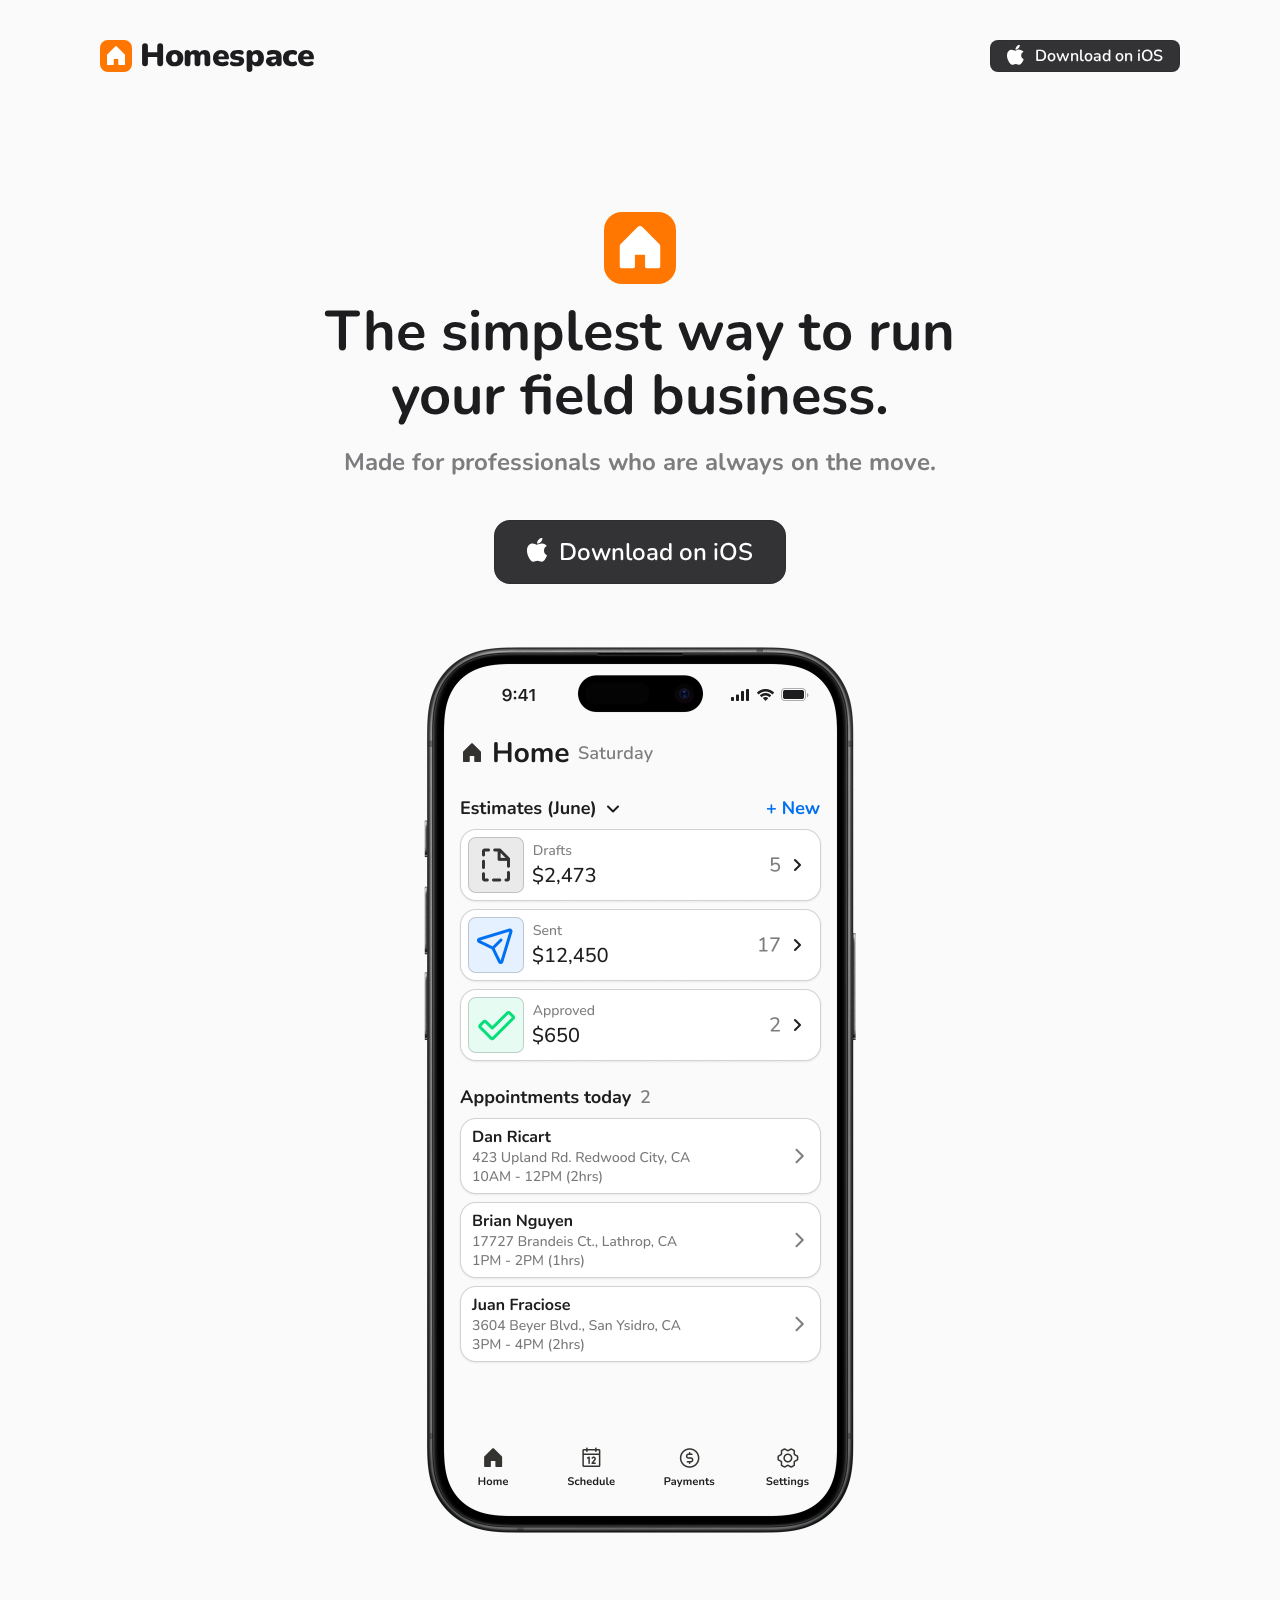
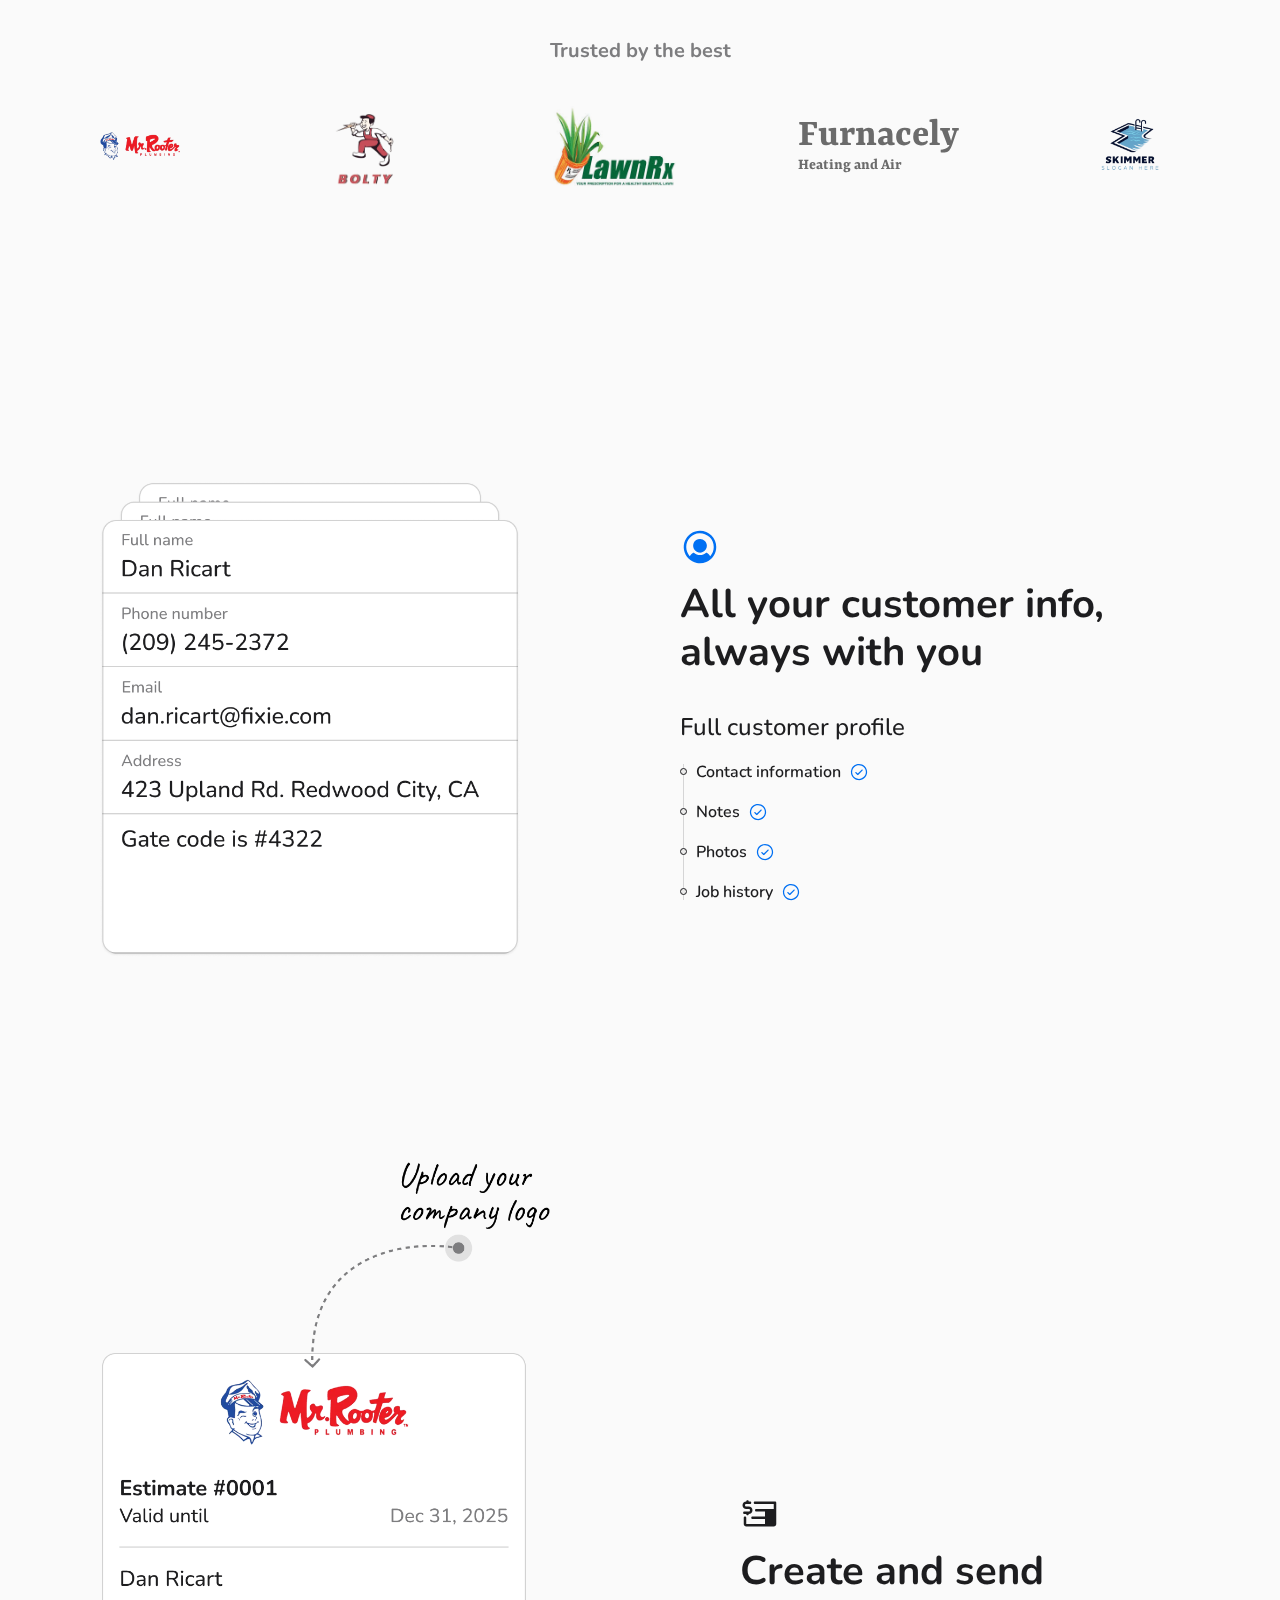
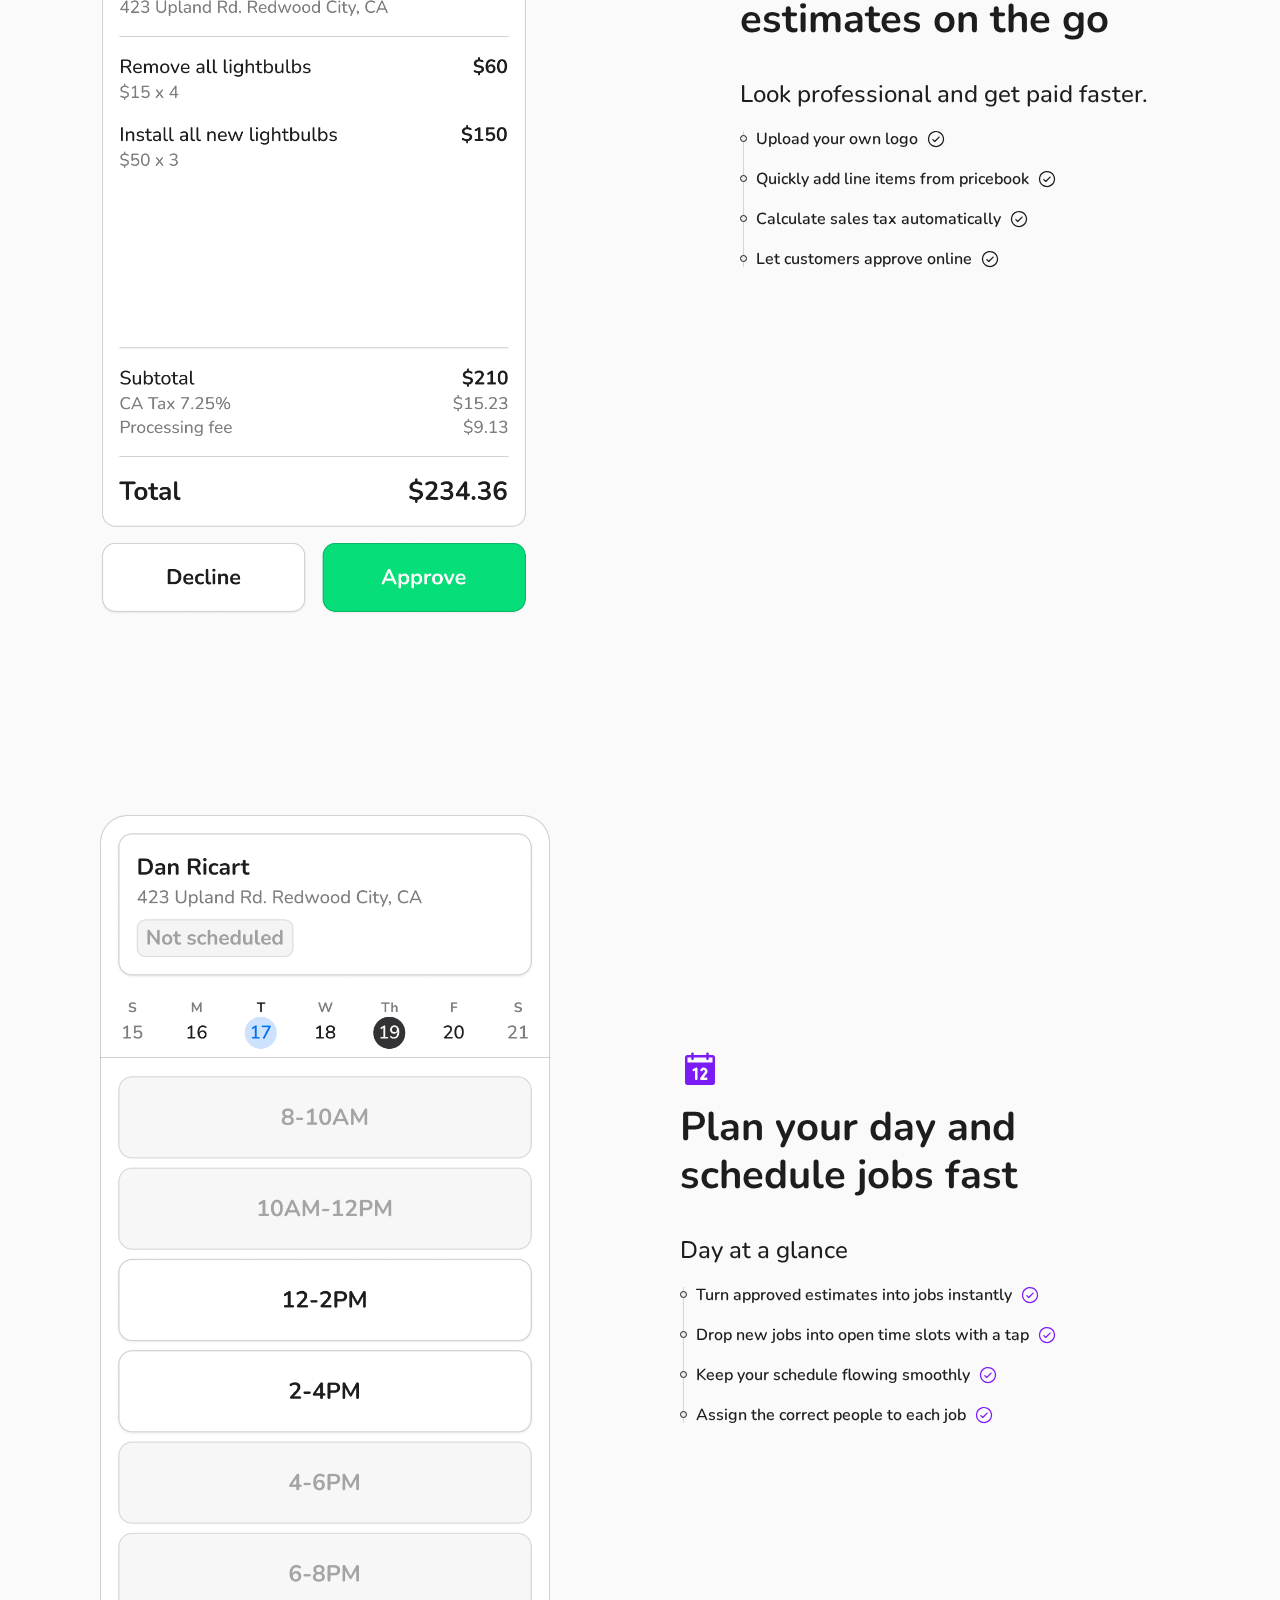
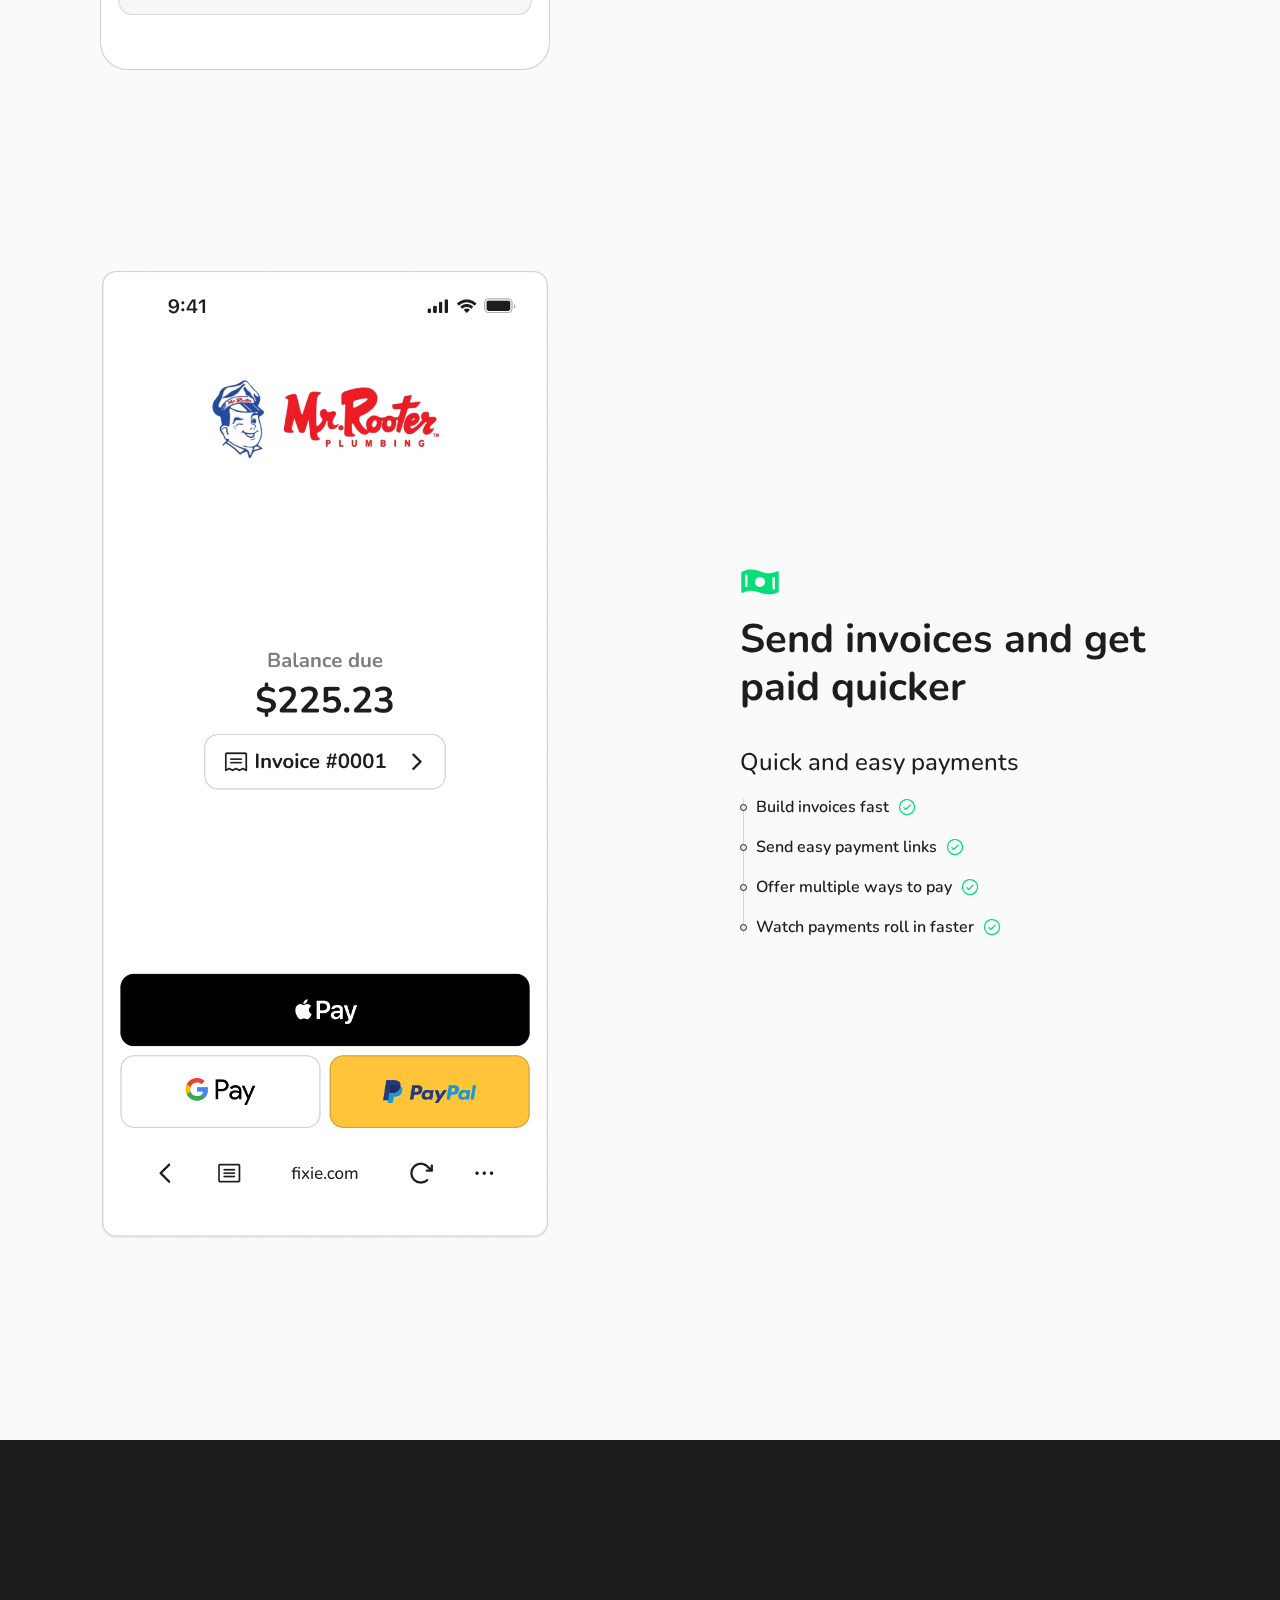
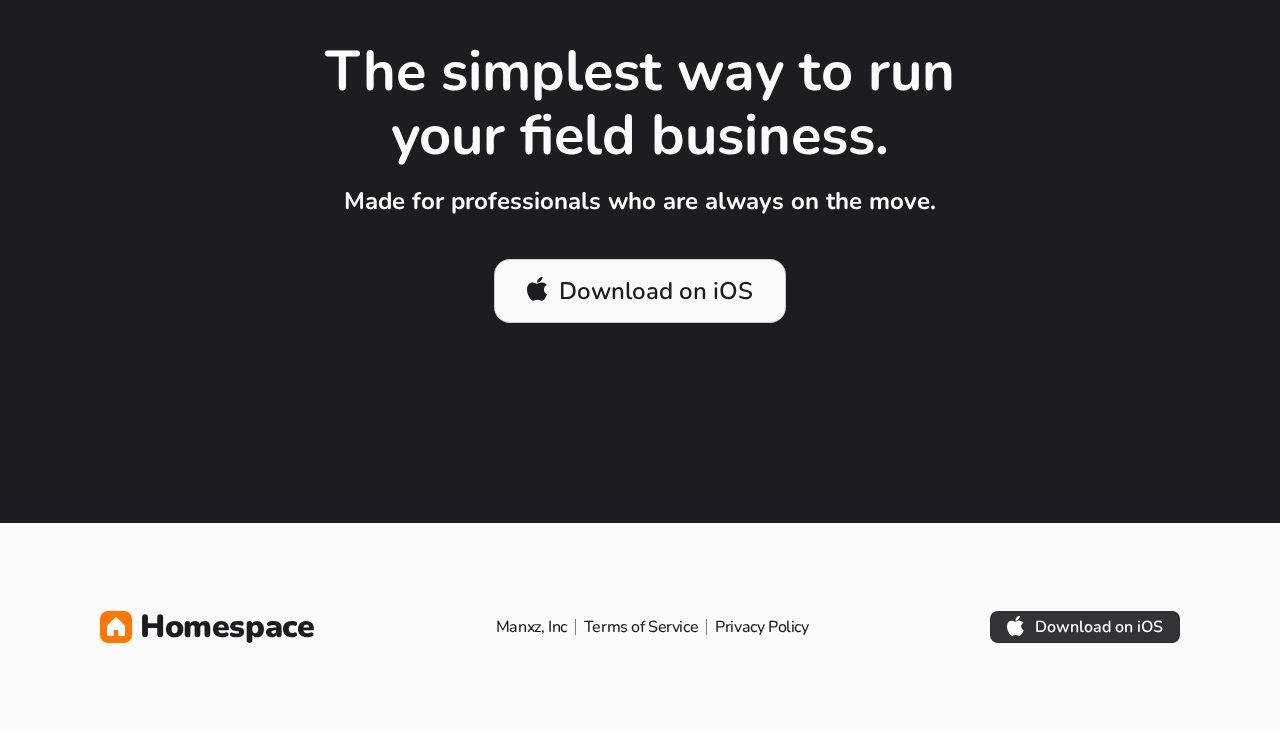
<file: index.html>
<!DOCTYPE html>
<html lang="en">
<head>
  <meta charset="UTF-8">
  <meta name="viewport" content="width=device-width, initial-scale=1.0">
  <title>Homespace - The simplest way to run your field business</title>
  <link rel="preconnect" href="https://fonts.googleapis.com">
  <link rel="preconnect" href="https://fonts.gstatic.com" crossorigin>
  <link href="https://fonts.googleapis.com/css2?family=Nunito:wght@500;600;700;800;900&family=Rasa:wght@700&display=swap" rel="stylesheet">
  <link rel="stylesheet" href="styles.css">
  <link rel="icon" href="assets/favicon.svg" type="image/svg+xml">
</head>
<body>
  <!-- Navigation -->
  <header class="header">
    <nav class="nav container">
      <a href="/" class="logo">
        <div class="logo-icon">
          <svg width="32" height="32" viewBox="0 0 32 32" fill="none" xmlns="http://www.w3.org/2000/svg">
            <rect width="32" height="32" rx="8" fill="#FF7700"/>
            <path d="M25 15.25L25 24.25C25 24.4489 24.921 24.6397 24.7803 24.7803C24.6397 24.921 24.4489 25 24.25 25H19C18.8011 25 18.6103 24.921 18.4697 24.7803C18.329 24.6397 18.25 24.4489 18.25 24.25L18.25 19.375C18.25 19.2755 18.2105 19.1802 18.1402 19.1098C18.0698 19.0395 17.9745 19 17.875 19H14.125C14.0255 19 13.9302 19.0395 13.8598 19.1098C13.7895 19.1802 13.75 19.2755 13.75 19.375L13.75 24.25C13.75 24.4489 13.671 24.6397 13.5303 24.7803C13.3897 24.921 13.1989 25 13 25H7.75C7.55109 25 7.36032 24.921 7.21967 24.7803C7.07902 24.6397 7 24.4489 7 24.25L7 15.25C7.00018 14.8522 7.15834 14.4708 7.43969 14.1897L14.9397 6.68969C15.221 6.40859 15.6023 6.25069 16 6.25069C16.3977 6.25069 16.779 6.40859 17.0603 6.68969L24.5603 14.1897C24.8417 14.4708 24.9998 14.8522 25 15.25Z" fill="white"/>
          </svg>
        </div>
        <span class="logo-text">Homespace</span>
      </a>
      <a href="#" class="btn btn-dark btn-sm">
        <svg class="apple-icon" width="24" height="24" viewBox="0 0 24 24" fill="none" xmlns="http://www.w3.org/2000/svg">
          <path d="M17.0349 12.5349C17.0232 10.5581 17.9535 9.11628 19.8372 8.06977C18.7791 6.55814 17.1628 5.72093 15.0233 5.55814C12.9884 5.39535 10.7442 6.75581 9.93023 6.75581C9.0814 6.75581 7.09302 5.61628 5.55814 5.61628C2.38372 5.66279 -0.0116279 8.11628 -0.0116279 12.7209C-0.0116279 14.0698 0.232558 15.4651 0.72093 16.907C1.38372 18.814 3.72093 23.7326 6.16279 23.6628C7.6 23.6279 8.61628 22.6512 10.4767 22.6512C12.2791 22.6512 13.2209 23.6628 14.8256 23.6628C17.2907 23.6279 19.407 19.1628 20.0349 17.2442C16.8023 15.6977 17.0349 12.6279 17.0349 12.5349ZM14.0349 3.72093C15.5814 1.88372 15.4419 0.209302 15.3953 -0.325581C14.0233 -0.244186 12.4419 0.616279 11.5349 1.67442C10.5349 2.80233 9.93953 4.19767 10.0698 5.53488C11.5581 5.64651 12.907 4.88372 14.0349 3.72093Z" fill="currentColor"/>
        </svg>
        Download on iOS
      </a>
    </nav>
  </header>

  <!-- Hero Section -->
  <section class="hero">
    <div class="container hero-content">
      <div class="hero-icon">
        <svg width="72" height="72" viewBox="0 0 32 32" fill="none" xmlns="http://www.w3.org/2000/svg">
          <rect width="32" height="32" rx="8" fill="#FF7700"/>
          <path d="M25 15.25L25 24.25C25 24.4489 24.921 24.6397 24.7803 24.7803C24.6397 24.921 24.4489 25 24.25 25H19C18.8011 25 18.6103 24.921 18.4697 24.7803C18.329 24.6397 18.25 24.4489 18.25 24.25L18.25 19.375C18.25 19.2755 18.2105 19.1802 18.1402 19.1098C18.0698 19.0395 17.9745 19 17.875 19H14.125C14.0255 19 13.9302 19.0395 13.8598 19.1098C13.7895 19.1802 13.75 19.2755 13.75 19.375L13.75 24.25C13.75 24.4489 13.671 24.6397 13.5303 24.7803C13.3897 24.921 13.1989 25 13 25H7.75C7.55109 25 7.36032 24.921 7.21967 24.7803C7.07902 24.6397 7 24.4489 7 24.25L7 15.25C7.00018 14.8522 7.15834 14.4708 7.43969 14.1897L14.9397 6.68969C15.221 6.40859 15.6023 6.25069 16 6.25069C16.3977 6.25069 16.779 6.40859 17.0603 6.68969L24.5603 14.1897C24.8417 14.4708 24.9998 14.8522 25 15.25Z" fill="white"/>
        </svg>
      </div>
      <h1 class="hero-title">The simplest way to run your field business.</h1>
      <p class="hero-subtitle">Made for professionals who are always on the move.</p>
      <a href="#" class="btn btn-dark btn-lg">
        <svg class="apple-icon" width="24" height="24" viewBox="0 0 24 24" fill="none" xmlns="http://www.w3.org/2000/svg">
          <path d="M17.0349 12.5349C17.0232 10.5581 17.9535 9.11628 19.8372 8.06977C18.7791 6.55814 17.1628 5.72093 15.0233 5.55814C12.9884 5.39535 10.7442 6.75581 9.93023 6.75581C9.0814 6.75581 7.09302 5.61628 5.55814 5.61628C2.38372 5.66279 -0.0116279 8.11628 -0.0116279 12.7209C-0.0116279 14.0698 0.232558 15.4651 0.72093 16.907C1.38372 18.814 3.72093 23.7326 6.16279 23.6628C7.6 23.6279 8.61628 22.6512 10.4767 22.6512C12.2791 22.6512 13.2209 23.6628 14.8256 23.6628C17.2907 23.6279 19.407 19.1628 20.0349 17.2442C16.8023 15.6977 17.0349 12.6279 17.0349 12.5349ZM14.0349 3.72093C15.5814 1.88372 15.4419 0.209302 15.3953 -0.325581C14.0233 -0.244186 12.4419 0.616279 11.5349 1.67442C10.5349 2.80233 9.93953 4.19767 10.0698 5.53488C11.5581 5.64651 12.907 4.88372 14.0349 3.72093Z" fill="currentColor"/>
        </svg>
        Download on iOS
      </a>
      <div class="hero-image">
        <img src="assets/hero-phone.png" alt="Homespace app interface showing job management">
      </div>
    </div>
  </section>

  <!-- Trust Section -->
  <section class="trust">
    <div class="container">
      <p class="trust-label">Trusted by the best</p>
      <div class="trust-logos">
        <img src="assets/logo-mr-rooter.png" alt="Mr. Rooter" class="trust-logo">
        <img src="assets/logo-2.png" alt="Partner company" class="trust-logo">
        <img src="assets/logo-3.png" alt="Partner company" class="trust-logo trust-logo-blend">
        <div class="trust-logo-text">
          <span class="furnacely-name">Furnacely</span>
          <span class="furnacely-tagline">Heating and Air</span>
        </div>
        <img src="assets/logo-5.png" alt="Partner company" class="trust-logo">
      </div>
    </div>
  </section>

  <!-- Feature 1: Customer Info -->
  <section class="feature feature-left">
    <div class="container feature-grid">
      <div class="feature-image">
        <img src="assets/feature-contacts.png" alt="Customer contact management screen">
      </div>
      <div class="feature-content">
        <div class="feature-icon feature-icon-blue">
          <svg width="40" height="40" viewBox="0 0 40 40" fill="none" xmlns="http://www.w3.org/2000/svg">
            <path d="M26.875 18.75C26.875 20.1097 26.4718 21.439 25.7164 22.5695C24.9609 23.7001 23.8872 24.5813 22.631 25.1017C21.3747 25.622 19.9924 25.7582 18.6588 25.4929C17.3251 25.2276 16.1001 24.5728 15.1386 23.6114C14.1772 22.6499 13.5224 21.4249 13.2571 20.0912C12.9918 18.7576 13.128 17.3753 13.6483 16.1191C14.1687 14.8628 15.0499 13.7891 16.1805 13.0336C17.311 12.2782 18.6403 11.875 20 11.875C21.8227 11.8771 23.5702 12.6021 24.8591 13.8909C26.1479 15.1798 26.8729 16.9273 26.875 18.75ZM36.25 20C36.25 23.2139 35.297 26.3557 33.5114 29.028C31.7258 31.7003 29.1879 33.7831 26.2186 35.013C23.2493 36.243 19.982 36.5648 16.8298 35.9378C13.6776 35.3108 10.7821 33.7631 8.50952 31.4905C6.23692 29.2179 4.68926 26.3224 4.06225 23.1702C3.43524 20.018 3.75704 16.7507 4.98696 13.7814C6.21689 10.8121 8.29969 8.27419 10.972 6.48862C13.6443 4.70305 16.7861 3.75 20 3.75C24.3084 3.75455 28.439 5.46806 31.4855 8.51454C34.5319 11.561 36.2455 15.6916 36.25 20ZM33.75 20C33.748 18.1493 33.3728 16.318 32.6468 14.6156C31.9208 12.9132 30.8589 11.3747 29.5247 10.0921C28.1905 8.80949 26.6113 7.80915 24.8816 7.15088C23.1519 6.4926 21.3072 6.18992 19.4578 6.26094C12.0984 6.54531 6.22969 12.675 6.25001 20.0391C6.25706 23.3914 7.49348 26.6248 9.72501 29.1266C10.6338 27.8085 11.7882 26.6779 13.125 25.7969C13.239 25.7216 13.3745 25.6857 13.5108 25.6948C13.6471 25.7038 13.7766 25.7572 13.8797 25.8469C15.5784 27.3162 17.7493 28.1248 19.9953 28.1248C22.2413 28.1248 24.4122 27.3162 26.1109 25.8469C26.214 25.7572 26.3436 25.7038 26.4799 25.6948C26.6162 25.6857 26.7517 25.7216 26.8656 25.7969C28.2041 26.6774 29.3602 27.808 30.2703 29.1266C32.5129 26.6157 33.7517 23.3665 33.75 20Z" fill="#0070F3"/>
          </svg>
        </div>
        <h2 class="feature-title">All your customer info, always with you</h2>
        <h3 class="feature-subtitle">Full customer profile</h3>
        <ul class="feature-list">
          <li><svg class="check-icon" width="20" height="20" viewBox="0 0 20 20" fill="none" xmlns="http://www.w3.org/2000/svg"><path d="M13.5672 7.68281C13.6253 7.74086 13.6714 7.80979 13.7029 7.88566C13.7343 7.96154 13.7505 8.04287 13.7505 8.125C13.7505 8.20713 13.7343 8.28846 13.7029 8.36434C13.6714 8.44021 13.6253 8.50914 13.5672 8.56719L9.19219 12.9422C9.13415 13.0003 9.06522 13.0464 8.98934 13.0779C8.91347 13.1093 8.83214 13.1255 8.75 13.1255C8.66787 13.1255 8.58654 13.1093 8.51067 13.0779C8.43479 13.0464 8.36586 13.0003 8.30782 12.9422L6.43282 11.0672C6.31554 10.9499 6.24966 10.7909 6.24966 10.625C6.24966 10.4591 6.31554 10.3001 6.43282 10.1828C6.55009 10.0655 6.70915 9.99965 6.875 9.99965C7.04086 9.99965 7.19992 10.0655 7.31719 10.1828L8.75 11.6164L12.6828 7.68281C12.7409 7.6247 12.8098 7.5786 12.8857 7.54715C12.9615 7.5157 13.0429 7.49951 13.125 7.49951C13.2071 7.49951 13.2885 7.5157 13.3643 7.54715C13.4402 7.5786 13.5091 7.6247 13.5672 7.68281ZM18.125 10C18.125 11.607 17.6485 13.1779 16.7557 14.514C15.8629 15.8502 14.594 16.8916 13.1093 17.5065C11.6247 18.1215 9.99099 18.2824 8.41489 17.9689C6.8388 17.6554 5.39106 16.8815 4.25476 15.7452C3.11846 14.6089 2.34463 13.1612 2.03112 11.5851C1.71762 10.009 1.87852 8.37535 2.49348 6.8907C3.10844 5.40605 4.14985 4.1371 5.486 3.24431C6.82214 2.35152 8.39303 1.875 10 1.875C12.1542 1.87727 14.2195 2.73403 15.7427 4.25727C17.266 5.78051 18.1227 7.84581 18.125 10ZM16.875 10C16.875 8.64025 16.4718 7.31104 15.7164 6.18045C14.9609 5.04987 13.8872 4.16868 12.631 3.64833C11.3747 3.12798 9.99238 2.99183 8.65876 3.2571C7.32514 3.52237 6.10013 4.17715 5.13864 5.13864C4.17716 6.10013 3.52238 7.32513 3.2571 8.65875C2.99183 9.99237 3.12798 11.3747 3.64833 12.6309C4.16868 13.8872 5.04987 14.9609 6.18046 15.7164C7.31105 16.4718 8.64026 16.875 10 16.875C11.8227 16.8729 13.5702 16.1479 14.8591 14.8591C16.1479 13.5702 16.8729 11.8227 16.875 10Z" fill="#0070F3"/></svg> Contact information</li>
          <li><svg class="check-icon" width="20" height="20" viewBox="0 0 20 20" fill="none" xmlns="http://www.w3.org/2000/svg"><path d="M13.5672 7.68281C13.6253 7.74086 13.6714 7.80979 13.7029 7.88566C13.7343 7.96154 13.7505 8.04287 13.7505 8.125C13.7505 8.20713 13.7343 8.28846 13.7029 8.36434C13.6714 8.44021 13.6253 8.50914 13.5672 8.56719L9.19219 12.9422C9.13415 13.0003 9.06522 13.0464 8.98934 13.0779C8.91347 13.1093 8.83214 13.1255 8.75 13.1255C8.66787 13.1255 8.58654 13.1093 8.51067 13.0779C8.43479 13.0464 8.36586 13.0003 8.30782 12.9422L6.43282 11.0672C6.31554 10.9499 6.24966 10.7909 6.24966 10.625C6.24966 10.4591 6.31554 10.3001 6.43282 10.1828C6.55009 10.0655 6.70915 9.99965 6.875 9.99965C7.04086 9.99965 7.19992 10.0655 7.31719 10.1828L8.75 11.6164L12.6828 7.68281C12.7409 7.6247 12.8098 7.5786 12.8857 7.54715C12.9615 7.5157 13.0429 7.49951 13.125 7.49951C13.2071 7.49951 13.2885 7.5157 13.3643 7.54715C13.4402 7.5786 13.5091 7.6247 13.5672 7.68281ZM18.125 10C18.125 11.607 17.6485 13.1779 16.7557 14.514C15.8629 15.8502 14.594 16.8916 13.1093 17.5065C11.6247 18.1215 9.99099 18.2824 8.41489 17.9689C6.8388 17.6554 5.39106 16.8815 4.25476 15.7452C3.11846 14.6089 2.34463 13.1612 2.03112 11.5851C1.71762 10.009 1.87852 8.37535 2.49348 6.8907C3.10844 5.40605 4.14985 4.1371 5.486 3.24431C6.82214 2.35152 8.39303 1.875 10 1.875C12.1542 1.87727 14.2195 2.73403 15.7427 4.25727C17.266 5.78051 18.1227 7.84581 18.125 10ZM16.875 10C16.875 8.64025 16.4718 7.31104 15.7164 6.18045C14.9609 5.04987 13.8872 4.16868 12.631 3.64833C11.3747 3.12798 9.99238 2.99183 8.65876 3.2571C7.32514 3.52237 6.10013 4.17715 5.13864 5.13864C4.17716 6.10013 3.52238 7.32513 3.2571 8.65875C2.99183 9.99237 3.12798 11.3747 3.64833 12.6309C4.16868 13.8872 5.04987 14.9609 6.18046 15.7164C7.31105 16.4718 8.64026 16.875 10 16.875C11.8227 16.8729 13.5702 16.1479 14.8591 14.8591C16.1479 13.5702 16.8729 11.8227 16.875 10Z" fill="#0070F3"/></svg> Notes</li>
          <li><svg class="check-icon" width="20" height="20" viewBox="0 0 20 20" fill="none" xmlns="http://www.w3.org/2000/svg"><path d="M13.5672 7.68281C13.6253 7.74086 13.6714 7.80979 13.7029 7.88566C13.7343 7.96154 13.7505 8.04287 13.7505 8.125C13.7505 8.20713 13.7343 8.28846 13.7029 8.36434C13.6714 8.44021 13.6253 8.50914 13.5672 8.56719L9.19219 12.9422C9.13415 13.0003 9.06522 13.0464 8.98934 13.0779C8.91347 13.1093 8.83214 13.1255 8.75 13.1255C8.66787 13.1255 8.58654 13.1093 8.51067 13.0779C8.43479 13.0464 8.36586 13.0003 8.30782 12.9422L6.43282 11.0672C6.31554 10.9499 6.24966 10.7909 6.24966 10.625C6.24966 10.4591 6.31554 10.3001 6.43282 10.1828C6.55009 10.0655 6.70915 9.99965 6.875 9.99965C7.04086 9.99965 7.19992 10.0655 7.31719 10.1828L8.75 11.6164L12.6828 7.68281C12.7409 7.6247 12.8098 7.5786 12.8857 7.54715C12.9615 7.5157 13.0429 7.49951 13.125 7.49951C13.2071 7.49951 13.2885 7.5157 13.3643 7.54715C13.4402 7.5786 13.5091 7.6247 13.5672 7.68281ZM18.125 10C18.125 11.607 17.6485 13.1779 16.7557 14.514C15.8629 15.8502 14.594 16.8916 13.1093 17.5065C11.6247 18.1215 9.99099 18.2824 8.41489 17.9689C6.8388 17.6554 5.39106 16.8815 4.25476 15.7452C3.11846 14.6089 2.34463 13.1612 2.03112 11.5851C1.71762 10.009 1.87852 8.37535 2.49348 6.8907C3.10844 5.40605 4.14985 4.1371 5.486 3.24431C6.82214 2.35152 8.39303 1.875 10 1.875C12.1542 1.87727 14.2195 2.73403 15.7427 4.25727C17.266 5.78051 18.1227 7.84581 18.125 10ZM16.875 10C16.875 8.64025 16.4718 7.31104 15.7164 6.18045C14.9609 5.04987 13.8872 4.16868 12.631 3.64833C11.3747 3.12798 9.99238 2.99183 8.65876 3.2571C7.32514 3.52237 6.10013 4.17715 5.13864 5.13864C4.17716 6.10013 3.52238 7.32513 3.2571 8.65875C2.99183 9.99237 3.12798 11.3747 3.64833 12.6309C4.16868 13.8872 5.04987 14.9609 6.18046 15.7164C7.31105 16.4718 8.64026 16.875 10 16.875C11.8227 16.8729 13.5702 16.1479 14.8591 14.8591C16.1479 13.5702 16.8729 11.8227 16.875 10Z" fill="#0070F3"/></svg> Photos</li>
          <li><svg class="check-icon" width="20" height="20" viewBox="0 0 20 20" fill="none" xmlns="http://www.w3.org/2000/svg"><path d="M13.5672 7.68281C13.6253 7.74086 13.6714 7.80979 13.7029 7.88566C13.7343 7.96154 13.7505 8.04287 13.7505 8.125C13.7505 8.20713 13.7343 8.28846 13.7029 8.36434C13.6714 8.44021 13.6253 8.50914 13.5672 8.56719L9.19219 12.9422C9.13415 13.0003 9.06522 13.0464 8.98934 13.0779C8.91347 13.1093 8.83214 13.1255 8.75 13.1255C8.66787 13.1255 8.58654 13.1093 8.51067 13.0779C8.43479 13.0464 8.36586 13.0003 8.30782 12.9422L6.43282 11.0672C6.31554 10.9499 6.24966 10.7909 6.24966 10.625C6.24966 10.4591 6.31554 10.3001 6.43282 10.1828C6.55009 10.0655 6.70915 9.99965 6.875 9.99965C7.04086 9.99965 7.19992 10.0655 7.31719 10.1828L8.75 11.6164L12.6828 7.68281C12.7409 7.6247 12.8098 7.5786 12.8857 7.54715C12.9615 7.5157 13.0429 7.49951 13.125 7.49951C13.2071 7.49951 13.2885 7.5157 13.3643 7.54715C13.4402 7.5786 13.5091 7.6247 13.5672 7.68281ZM18.125 10C18.125 11.607 17.6485 13.1779 16.7557 14.514C15.8629 15.8502 14.594 16.8916 13.1093 17.5065C11.6247 18.1215 9.99099 18.2824 8.41489 17.9689C6.8388 17.6554 5.39106 16.8815 4.25476 15.7452C3.11846 14.6089 2.34463 13.1612 2.03112 11.5851C1.71762 10.009 1.87852 8.37535 2.49348 6.8907C3.10844 5.40605 4.14985 4.1371 5.486 3.24431C6.82214 2.35152 8.39303 1.875 10 1.875C12.1542 1.87727 14.2195 2.73403 15.7427 4.25727C17.266 5.78051 18.1227 7.84581 18.125 10ZM16.875 10C16.875 8.64025 16.4718 7.31104 15.7164 6.18045C14.9609 5.04987 13.8872 4.16868 12.631 3.64833C11.3747 3.12798 9.99238 2.99183 8.65876 3.2571C7.32514 3.52237 6.10013 4.17715 5.13864 5.13864C4.17716 6.10013 3.52238 7.32513 3.2571 8.65875C2.99183 9.99237 3.12798 11.3747 3.64833 12.6309C4.16868 13.8872 5.04987 14.9609 6.18046 15.7164C7.31105 16.4718 8.64026 16.875 10 16.875C11.8227 16.8729 13.5702 16.1479 14.8591 14.8591C16.1479 13.5702 16.8729 11.8227 16.875 10Z" fill="#0070F3"/></svg> Job history</li>
        </ul>
      </div>
    </div>
  </section>

  <!-- Feature 2: Estimates -->
  <section class="feature feature-right">
    <div class="container feature-grid feature-grid-reverse">
      <div class="feature-content">
        <div class="feature-icon">
          <svg width="40" height="40" viewBox="0 0 40 40" fill="none" xmlns="http://www.w3.org/2000/svg">
            <path d="M4.375 20C4.04348 20 3.72554 19.8683 3.49112 19.6339C3.2567 19.3995 3.125 19.0815 3.125 18.75C3.125 18.4185 3.2567 18.1005 3.49112 17.8661C3.72554 17.6317 4.04348 17.5 4.375 17.5H8.75C9.08152 17.5 9.39946 17.3683 9.63388 17.1339C9.8683 16.8995 10 16.5815 10 16.25C10 15.9185 9.8683 15.6005 9.63388 15.3661C9.39946 15.1317 9.08152 15 8.75 15H6.25C5.25544 15 4.30161 14.6049 3.59835 13.9017C2.89509 13.1984 2.5 12.2446 2.5 11.25C2.5 10.2554 2.89509 9.30161 3.59835 8.59835C4.30161 7.89509 5.25544 7.5 6.25 7.5C6.25 7.16848 6.3817 6.85054 6.61612 6.61612C6.85054 6.3817 7.16848 6.25 7.5 6.25C7.83152 6.25 8.14946 6.3817 8.38388 6.61612C8.6183 6.85054 8.75 7.16848 8.75 7.5H10C10.3315 7.5 10.6495 7.6317 10.8839 7.86612C11.1183 8.10054 11.25 8.41848 11.25 8.75C11.25 9.08152 11.1183 9.39946 10.8839 9.63388C10.6495 9.8683 10.3315 10 10 10H6.25C5.91848 10 5.60054 10.1317 5.36612 10.3661C5.1317 10.6005 5 10.9185 5 11.25C5 11.5815 5.1317 11.8995 5.36612 12.1339C5.60054 12.3683 5.91848 12.5 6.25 12.5H8.75C9.74456 12.5 10.6984 12.8951 11.4017 13.5983C12.1049 14.3016 12.5 15.2554 12.5 16.25C12.5 17.2446 12.1049 18.1984 11.4017 18.9017C10.6984 19.6049 9.74456 20 8.75 20C8.75 20.3315 8.6183 20.6495 8.38388 20.8839C8.14946 21.1183 7.83152 21.25 7.5 21.25C7.16848 21.25 6.85054 21.1183 6.61612 20.8839C6.3817 20.6495 6.25 20.3315 6.25 20H4.375ZM35 7.5H15C14.6685 7.5 14.3505 7.6317 14.1161 7.86612C13.8817 8.10054 13.75 8.41848 13.75 8.75C13.75 9.08152 13.8817 9.39946 14.1161 9.63388C14.3505 9.8683 14.6685 10 15 10H33.75V15H16.25C15.9185 15 15.6005 15.1317 15.3661 15.3661C15.1317 15.6005 15 15.9185 15 16.25C15 16.5815 15.1317 16.8995 15.3661 17.1339C15.6005 17.3683 15.9185 17.5 16.25 17.5H25V22.5H12.5C12.1685 22.5 11.8505 22.6317 11.6161 22.8661C11.3817 23.1005 11.25 23.4185 11.25 23.75C11.25 24.0815 11.3817 24.3995 11.6161 24.6339C11.8505 24.8683 12.1685 25 12.5 25H25V30H6.25V23.75C6.25 23.4185 6.1183 23.1005 5.88388 22.8661C5.64946 22.6317 5.33152 22.5 5 22.5C4.66848 22.5 4.35054 22.6317 4.11612 22.8661C3.8817 23.1005 3.75 23.4185 3.75 23.75V30C3.75 30.663 4.01339 31.2989 4.48223 31.7678C4.95107 32.2366 5.58696 32.5 6.25 32.5H33.75C34.413 32.5 35.0489 32.2366 35.5178 31.7678C35.9866 31.2989 36.25 30.663 36.25 30V8.75C36.25 8.41848 36.1183 8.10054 35.8839 7.86612C35.6495 7.6317 35.3315 7.5 35 7.5Z" fill="#1D1D1F"/>
          </svg>
        </div>
        <h2 class="feature-title">Create and send estimates on the go</h2>
        <h3 class="feature-subtitle">Look professional and get paid faster.</h3>
        <ul class="feature-list">
          <li><svg class="check-icon" width="20" height="20" viewBox="0 0 20 20" fill="none" xmlns="http://www.w3.org/2000/svg"><path d="M13.5672 7.68281C13.6253 7.74086 13.6714 7.80979 13.7029 7.88566C13.7343 7.96154 13.7505 8.04287 13.7505 8.125C13.7505 8.20713 13.7343 8.28846 13.7029 8.36434C13.6714 8.44021 13.6253 8.50914 13.5672 8.56719L9.19219 12.9422C9.13415 13.0003 9.06522 13.0464 8.98934 13.0779C8.91347 13.1093 8.83214 13.1255 8.75 13.1255C8.66787 13.1255 8.58654 13.1093 8.51067 13.0779C8.43479 13.0464 8.36586 13.0003 8.30782 12.9422L6.43282 11.0672C6.31554 10.9499 6.24966 10.7909 6.24966 10.625C6.24966 10.4591 6.31554 10.3001 6.43282 10.1828C6.55009 10.0655 6.70915 9.99965 6.875 9.99965C7.04086 9.99965 7.19992 10.0655 7.31719 10.1828L8.75 11.6164L12.6828 7.68281C12.7409 7.6247 12.8098 7.5786 12.8857 7.54715C12.9615 7.5157 13.0429 7.49951 13.125 7.49951C13.2071 7.49951 13.2885 7.5157 13.3643 7.54715C13.4402 7.5786 13.5091 7.6247 13.5672 7.68281ZM18.125 10C18.125 11.607 17.6485 13.1779 16.7557 14.514C15.8629 15.8502 14.594 16.8916 13.1093 17.5065C11.6247 18.1215 9.99099 18.2824 8.41489 17.9689C6.8388 17.6554 5.39106 16.8815 4.25476 15.7452C3.11846 14.6089 2.34463 13.1612 2.03112 11.5851C1.71762 10.009 1.87852 8.37535 2.49348 6.8907C3.10844 5.40605 4.14985 4.1371 5.486 3.24431C6.82214 2.35152 8.39303 1.875 10 1.875C12.1542 1.87727 14.2195 2.73403 15.7427 4.25727C17.266 5.78051 18.1227 7.84581 18.125 10ZM16.875 10C16.875 8.64025 16.4718 7.31104 15.7164 6.18045C14.9609 5.04987 13.8872 4.16868 12.631 3.64833C11.3747 3.12798 9.99238 2.99183 8.65876 3.2571C7.32514 3.52237 6.10013 4.17715 5.13864 5.13864C4.17716 6.10013 3.52238 7.32513 3.2571 8.65875C2.99183 9.99237 3.12798 11.3747 3.64833 12.6309C4.16868 13.8872 5.04987 14.9609 6.18046 15.7164C7.31105 16.4718 8.64026 16.875 10 16.875C11.8227 16.8729 13.5702 16.1479 14.8591 14.8591C16.1479 13.5702 16.8729 11.8227 16.875 10Z" fill="#1D1D1F"/></svg> Upload your own logo</li>
          <li><svg class="check-icon" width="20" height="20" viewBox="0 0 20 20" fill="none" xmlns="http://www.w3.org/2000/svg"><path d="M13.5672 7.68281C13.6253 7.74086 13.6714 7.80979 13.7029 7.88566C13.7343 7.96154 13.7505 8.04287 13.7505 8.125C13.7505 8.20713 13.7343 8.28846 13.7029 8.36434C13.6714 8.44021 13.6253 8.50914 13.5672 8.56719L9.19219 12.9422C9.13415 13.0003 9.06522 13.0464 8.98934 13.0779C8.91347 13.1093 8.83214 13.1255 8.75 13.1255C8.66787 13.1255 8.58654 13.1093 8.51067 13.0779C8.43479 13.0464 8.36586 13.0003 8.30782 12.9422L6.43282 11.0672C6.31554 10.9499 6.24966 10.7909 6.24966 10.625C6.24966 10.4591 6.31554 10.3001 6.43282 10.1828C6.55009 10.0655 6.70915 9.99965 6.875 9.99965C7.04086 9.99965 7.19992 10.0655 7.31719 10.1828L8.75 11.6164L12.6828 7.68281C12.7409 7.6247 12.8098 7.5786 12.8857 7.54715C12.9615 7.5157 13.0429 7.49951 13.125 7.49951C13.2071 7.49951 13.2885 7.5157 13.3643 7.54715C13.4402 7.5786 13.5091 7.6247 13.5672 7.68281ZM18.125 10C18.125 11.607 17.6485 13.1779 16.7557 14.514C15.8629 15.8502 14.594 16.8916 13.1093 17.5065C11.6247 18.1215 9.99099 18.2824 8.41489 17.9689C6.8388 17.6554 5.39106 16.8815 4.25476 15.7452C3.11846 14.6089 2.34463 13.1612 2.03112 11.5851C1.71762 10.009 1.87852 8.37535 2.49348 6.8907C3.10844 5.40605 4.14985 4.1371 5.486 3.24431C6.82214 2.35152 8.39303 1.875 10 1.875C12.1542 1.87727 14.2195 2.73403 15.7427 4.25727C17.266 5.78051 18.1227 7.84581 18.125 10ZM16.875 10C16.875 8.64025 16.4718 7.31104 15.7164 6.18045C14.9609 5.04987 13.8872 4.16868 12.631 3.64833C11.3747 3.12798 9.99238 2.99183 8.65876 3.2571C7.32514 3.52237 6.10013 4.17715 5.13864 5.13864C4.17716 6.10013 3.52238 7.32513 3.2571 8.65875C2.99183 9.99237 3.12798 11.3747 3.64833 12.6309C4.16868 13.8872 5.04987 14.9609 6.18046 15.7164C7.31105 16.4718 8.64026 16.875 10 16.875C11.8227 16.8729 13.5702 16.1479 14.8591 14.8591C16.1479 13.5702 16.8729 11.8227 16.875 10Z" fill="#1D1D1F"/></svg> Quickly add line items from pricebook</li>
          <li><svg class="check-icon" width="20" height="20" viewBox="0 0 20 20" fill="none" xmlns="http://www.w3.org/2000/svg"><path d="M13.5672 7.68281C13.6253 7.74086 13.6714 7.80979 13.7029 7.88566C13.7343 7.96154 13.7505 8.04287 13.7505 8.125C13.7505 8.20713 13.7343 8.28846 13.7029 8.36434C13.6714 8.44021 13.6253 8.50914 13.5672 8.56719L9.19219 12.9422C9.13415 13.0003 9.06522 13.0464 8.98934 13.0779C8.91347 13.1093 8.83214 13.1255 8.75 13.1255C8.66787 13.1255 8.58654 13.1093 8.51067 13.0779C8.43479 13.0464 8.36586 13.0003 8.30782 12.9422L6.43282 11.0672C6.31554 10.9499 6.24966 10.7909 6.24966 10.625C6.24966 10.4591 6.31554 10.3001 6.43282 10.1828C6.55009 10.0655 6.70915 9.99965 6.875 9.99965C7.04086 9.99965 7.19992 10.0655 7.31719 10.1828L8.75 11.6164L12.6828 7.68281C12.7409 7.6247 12.8098 7.5786 12.8857 7.54715C12.9615 7.5157 13.0429 7.49951 13.125 7.49951C13.2071 7.49951 13.2885 7.5157 13.3643 7.54715C13.4402 7.5786 13.5091 7.6247 13.5672 7.68281ZM18.125 10C18.125 11.607 17.6485 13.1779 16.7557 14.514C15.8629 15.8502 14.594 16.8916 13.1093 17.5065C11.6247 18.1215 9.99099 18.2824 8.41489 17.9689C6.8388 17.6554 5.39106 16.8815 4.25476 15.7452C3.11846 14.6089 2.34463 13.1612 2.03112 11.5851C1.71762 10.009 1.87852 8.37535 2.49348 6.8907C3.10844 5.40605 4.14985 4.1371 5.486 3.24431C6.82214 2.35152 8.39303 1.875 10 1.875C12.1542 1.87727 14.2195 2.73403 15.7427 4.25727C17.266 5.78051 18.1227 7.84581 18.125 10ZM16.875 10C16.875 8.64025 16.4718 7.31104 15.7164 6.18045C14.9609 5.04987 13.8872 4.16868 12.631 3.64833C11.3747 3.12798 9.99238 2.99183 8.65876 3.2571C7.32514 3.52237 6.10013 4.17715 5.13864 5.13864C4.17716 6.10013 3.52238 7.32513 3.2571 8.65875C2.99183 9.99237 3.12798 11.3747 3.64833 12.6309C4.16868 13.8872 5.04987 14.9609 6.18046 15.7164C7.31105 16.4718 8.64026 16.875 10 16.875C11.8227 16.8729 13.5702 16.1479 14.8591 14.8591C16.1479 13.5702 16.8729 11.8227 16.875 10Z" fill="#1D1D1F"/></svg> Calculate sales tax automatically</li>
          <li><svg class="check-icon" width="20" height="20" viewBox="0 0 20 20" fill="none" xmlns="http://www.w3.org/2000/svg"><path d="M13.5672 7.68281C13.6253 7.74086 13.6714 7.80979 13.7029 7.88566C13.7343 7.96154 13.7505 8.04287 13.7505 8.125C13.7505 8.20713 13.7343 8.28846 13.7029 8.36434C13.6714 8.44021 13.6253 8.50914 13.5672 8.56719L9.19219 12.9422C9.13415 13.0003 9.06522 13.0464 8.98934 13.0779C8.91347 13.1093 8.83214 13.1255 8.75 13.1255C8.66787 13.1255 8.58654 13.1093 8.51067 13.0779C8.43479 13.0464 8.36586 13.0003 8.30782 12.9422L6.43282 11.0672C6.31554 10.9499 6.24966 10.7909 6.24966 10.625C6.24966 10.4591 6.31554 10.3001 6.43282 10.1828C6.55009 10.0655 6.70915 9.99965 6.875 9.99965C7.04086 9.99965 7.19992 10.0655 7.31719 10.1828L8.75 11.6164L12.6828 7.68281C12.7409 7.6247 12.8098 7.5786 12.8857 7.54715C12.9615 7.5157 13.0429 7.49951 13.125 7.49951C13.2071 7.49951 13.2885 7.5157 13.3643 7.54715C13.4402 7.5786 13.5091 7.6247 13.5672 7.68281ZM18.125 10C18.125 11.607 17.6485 13.1779 16.7557 14.514C15.8629 15.8502 14.594 16.8916 13.1093 17.5065C11.6247 18.1215 9.99099 18.2824 8.41489 17.9689C6.8388 17.6554 5.39106 16.8815 4.25476 15.7452C3.11846 14.6089 2.34463 13.1612 2.03112 11.5851C1.71762 10.009 1.87852 8.37535 2.49348 6.8907C3.10844 5.40605 4.14985 4.1371 5.486 3.24431C6.82214 2.35152 8.39303 1.875 10 1.875C12.1542 1.87727 14.2195 2.73403 15.7427 4.25727C17.266 5.78051 18.1227 7.84581 18.125 10ZM16.875 10C16.875 8.64025 16.4718 7.31104 15.7164 6.18045C14.9609 5.04987 13.8872 4.16868 12.631 3.64833C11.3747 3.12798 9.99238 2.99183 8.65876 3.2571C7.32514 3.52237 6.10013 4.17715 5.13864 5.13864C4.17716 6.10013 3.52238 7.32513 3.2571 8.65875C2.99183 9.99237 3.12798 11.3747 3.64833 12.6309C4.16868 13.8872 5.04987 14.9609 6.18046 15.7164C7.31105 16.4718 8.64026 16.875 10 16.875C11.8227 16.8729 13.5702 16.1479 14.8591 14.8591C16.1479 13.5702 16.8729 11.8227 16.875 10Z" fill="#1D1D1F"/></svg> Let customers approve online</li>
        </ul>
      </div>
      <div class="feature-image feature-image-tall">
        <img src="assets/feature-estimates.png" alt="Estimate creation interface">
      </div>
    </div>
  </section>

  <!-- Feature 3: Scheduling -->
  <section class="feature feature-left">
    <div class="container feature-grid">
      <div class="feature-image feature-image-tall">
        <img src="assets/feature-schedule.png" alt="Job scheduling calendar">
      </div>
      <div class="feature-content">
        <div class="feature-icon feature-icon-purple">
          <svg width="40" height="40" viewBox="0 0 40 40" fill="none" xmlns="http://www.w3.org/2000/svg">
            <path d="M32.5 5H28.75V3.75C28.75 3.41848 28.6183 3.10054 28.3839 2.86612C28.1495 2.6317 27.8315 2.5 27.5 2.5C27.1685 2.5 26.8505 2.6317 26.6161 2.86612C26.3817 3.10054 26.25 3.41848 26.25 3.75V5H13.75V3.75C13.75 3.41848 13.6183 3.10054 13.3839 2.86612C13.1495 2.6317 12.8315 2.5 12.5 2.5C12.1685 2.5 11.8505 2.6317 11.6161 2.86612C11.3817 3.10054 11.25 3.41848 11.25 3.75V5H7.5C6.83696 5 6.20107 5.26339 5.73223 5.73223C5.26339 6.20107 5 6.83696 5 7.5V32.5C5 33.163 5.26339 33.7989 5.73223 34.2678C6.20107 34.7366 6.83696 35 7.5 35H32.5C33.163 35 33.7989 34.7366 34.2678 34.2678C34.7366 33.7989 35 33.163 35 32.5V7.5C35 6.83696 34.7366 6.20107 34.2678 5.73223C33.7989 5.26339 33.163 5 32.5 5ZM17.5 28.75C17.5 29.0815 17.3683 29.3995 17.1339 29.6339C16.8995 29.8683 16.5815 30 16.25 30C15.9185 30 15.6005 29.8683 15.3661 29.6339C15.1317 29.3995 15 29.0815 15 28.75V20.7719L14.3094 21.1188C14.0127 21.2671 13.6692 21.2915 13.3545 21.1866C13.0398 21.0817 12.7796 20.8561 12.6312 20.5594C12.4829 20.2627 12.4585 19.9192 12.5634 19.6045C12.6683 19.2898 12.8939 19.0296 13.1906 18.8812L15.6906 17.6312C15.8813 17.5359 16.0931 17.4908 16.3061 17.5004C16.5191 17.5099 16.7261 17.5738 16.9074 17.6859C17.0887 17.798 17.2383 17.9547 17.3421 18.1409C17.4458 18.3271 17.5002 18.5368 17.5 18.75V28.75ZM26.25 27.5C26.5815 27.5 26.8995 27.6317 27.1339 27.8661C27.3683 28.1005 27.5 28.4185 27.5 28.75C27.5 29.0815 27.3683 29.3995 27.1339 29.6339C26.8995 29.8683 26.5815 30 26.25 30H21.25C21.0179 30 20.7903 29.9354 20.5928 29.8133C20.3954 29.6913 20.2358 29.5166 20.132 29.309C20.0282 29.1014 19.9842 28.8689 20.005 28.6377C20.0259 28.4065 20.1107 28.1857 20.25 28L24.7469 22.0047C24.8492 21.8685 24.9225 21.7129 24.9625 21.5473C25.0025 21.3818 25.0082 21.2098 24.9793 21.042C24.9504 20.8741 24.8876 20.714 24.7946 20.5713C24.7016 20.4286 24.5804 20.3065 24.4385 20.2123C24.2965 20.1182 24.1369 20.054 23.9693 20.0238C23.8017 19.9936 23.6297 19.9979 23.4638 20.0366C23.2979 20.0752 23.1417 20.1473 23.0047 20.2485C22.8677 20.3497 22.7529 20.4778 22.6672 20.625C22.5875 20.7717 22.4793 20.9009 22.3489 21.0051C22.2185 21.1093 22.0685 21.1863 21.9078 21.2316C21.7472 21.2769 21.5791 21.2896 21.4135 21.2688C21.2478 21.2481 21.088 21.1944 20.9435 21.1109C20.7989 21.0274 20.6726 20.9158 20.5719 20.7827C20.4711 20.6496 20.3981 20.4977 20.3571 20.3359C20.316 20.1741 20.3078 20.0057 20.3329 19.8407C20.358 19.6756 20.4159 19.5173 20.5031 19.375C20.916 18.6605 21.5531 18.1021 22.3156 17.7864C23.0782 17.4707 23.9235 17.4154 24.7207 17.6291C25.5178 17.8427 26.2222 18.3133 26.7247 18.9679C27.2272 19.6226 27.4997 20.4247 27.5 21.25C27.5027 22.0652 27.2369 22.8587 26.7438 23.5078L23.75 27.5H26.25ZM7.5 12.5V7.5H11.25V8.75C11.25 9.08152 11.3817 9.39946 11.6161 9.63388C11.8505 9.8683 12.1685 10 12.5 10C12.8315 10 13.1495 9.8683 13.3839 9.63388C13.6183 9.39946 13.75 9.08152 13.75 8.75V7.5H26.25V8.75C26.25 9.08152 26.3817 9.39946 26.6161 9.63388C26.8505 9.8683 27.1685 10 27.5 10C27.8315 10 28.1495 9.8683 28.3839 9.63388C28.6183 9.39946 28.75 9.08152 28.75 8.75V7.5H32.5V12.5H7.5Z" fill="#7B1CF7"/>
          </svg>
        </div>
        <h2 class="feature-title">Plan your day and schedule jobs fast</h2>
        <h3 class="feature-subtitle">Day at a glance</h3>
        <ul class="feature-list">
          <li><svg class="check-icon" width="20" height="20" viewBox="0 0 20 20" fill="none" xmlns="http://www.w3.org/2000/svg"><path d="M13.5672 7.68281C13.6253 7.74086 13.6714 7.80979 13.7029 7.88566C13.7343 7.96154 13.7505 8.04287 13.7505 8.125C13.7505 8.20713 13.7343 8.28846 13.7029 8.36434C13.6714 8.44021 13.6253 8.50914 13.5672 8.56719L9.19219 12.9422C9.13415 13.0003 9.06522 13.0464 8.98934 13.0779C8.91347 13.1093 8.83214 13.1255 8.75 13.1255C8.66787 13.1255 8.58654 13.1093 8.51067 13.0779C8.43479 13.0464 8.36586 13.0003 8.30782 12.9422L6.43282 11.0672C6.31554 10.9499 6.24966 10.7909 6.24966 10.625C6.24966 10.4591 6.31554 10.3001 6.43282 10.1828C6.55009 10.0655 6.70915 9.99965 6.875 9.99965C7.04086 9.99965 7.19992 10.0655 7.31719 10.1828L8.75 11.6164L12.6828 7.68281C12.7409 7.6247 12.8098 7.5786 12.8857 7.54715C12.9615 7.5157 13.0429 7.49951 13.125 7.49951C13.2071 7.49951 13.2885 7.5157 13.3643 7.54715C13.4402 7.5786 13.5091 7.6247 13.5672 7.68281ZM18.125 10C18.125 11.607 17.6485 13.1779 16.7557 14.514C15.8629 15.8502 14.594 16.8916 13.1093 17.5065C11.6247 18.1215 9.99099 18.2824 8.41489 17.9689C6.8388 17.6554 5.39106 16.8815 4.25476 15.7452C3.11846 14.6089 2.34463 13.1612 2.03112 11.5851C1.71762 10.009 1.87852 8.37535 2.49348 6.8907C3.10844 5.40605 4.14985 4.1371 5.486 3.24431C6.82214 2.35152 8.39303 1.875 10 1.875C12.1542 1.87727 14.2195 2.73403 15.7427 4.25727C17.266 5.78051 18.1227 7.84581 18.125 10ZM16.875 10C16.875 8.64025 16.4718 7.31104 15.7164 6.18045C14.9609 5.04987 13.8872 4.16868 12.631 3.64833C11.3747 3.12798 9.99238 2.99183 8.65876 3.2571C7.32514 3.52237 6.10013 4.17715 5.13864 5.13864C4.17716 6.10013 3.52238 7.32513 3.2571 8.65875C2.99183 9.99237 3.12798 11.3747 3.64833 12.6309C4.16868 13.8872 5.04987 14.9609 6.18046 15.7164C7.31105 16.4718 8.64026 16.875 10 16.875C11.8227 16.8729 13.5702 16.1479 14.8591 14.8591C16.1479 13.5702 16.8729 11.8227 16.875 10Z" fill="#7B1CF7"/></svg> Turn approved estimates into jobs instantly</li>
          <li><svg class="check-icon" width="20" height="20" viewBox="0 0 20 20" fill="none" xmlns="http://www.w3.org/2000/svg"><path d="M13.5672 7.68281C13.6253 7.74086 13.6714 7.80979 13.7029 7.88566C13.7343 7.96154 13.7505 8.04287 13.7505 8.125C13.7505 8.20713 13.7343 8.28846 13.7029 8.36434C13.6714 8.44021 13.6253 8.50914 13.5672 8.56719L9.19219 12.9422C9.13415 13.0003 9.06522 13.0464 8.98934 13.0779C8.91347 13.1093 8.83214 13.1255 8.75 13.1255C8.66787 13.1255 8.58654 13.1093 8.51067 13.0779C8.43479 13.0464 8.36586 13.0003 8.30782 12.9422L6.43282 11.0672C6.31554 10.9499 6.24966 10.7909 6.24966 10.625C6.24966 10.4591 6.31554 10.3001 6.43282 10.1828C6.55009 10.0655 6.70915 9.99965 6.875 9.99965C7.04086 9.99965 7.19992 10.0655 7.31719 10.1828L8.75 11.6164L12.6828 7.68281C12.7409 7.6247 12.8098 7.5786 12.8857 7.54715C12.9615 7.5157 13.0429 7.49951 13.125 7.49951C13.2071 7.49951 13.2885 7.5157 13.3643 7.54715C13.4402 7.5786 13.5091 7.6247 13.5672 7.68281ZM18.125 10C18.125 11.607 17.6485 13.1779 16.7557 14.514C15.8629 15.8502 14.594 16.8916 13.1093 17.5065C11.6247 18.1215 9.99099 18.2824 8.41489 17.9689C6.8388 17.6554 5.39106 16.8815 4.25476 15.7452C3.11846 14.6089 2.34463 13.1612 2.03112 11.5851C1.71762 10.009 1.87852 8.37535 2.49348 6.8907C3.10844 5.40605 4.14985 4.1371 5.486 3.24431C6.82214 2.35152 8.39303 1.875 10 1.875C12.1542 1.87727 14.2195 2.73403 15.7427 4.25727C17.266 5.78051 18.1227 7.84581 18.125 10ZM16.875 10C16.875 8.64025 16.4718 7.31104 15.7164 6.18045C14.9609 5.04987 13.8872 4.16868 12.631 3.64833C11.3747 3.12798 9.99238 2.99183 8.65876 3.2571C7.32514 3.52237 6.10013 4.17715 5.13864 5.13864C4.17716 6.10013 3.52238 7.32513 3.2571 8.65875C2.99183 9.99237 3.12798 11.3747 3.64833 12.6309C4.16868 13.8872 5.04987 14.9609 6.18046 15.7164C7.31105 16.4718 8.64026 16.875 10 16.875C11.8227 16.8729 13.5702 16.1479 14.8591 14.8591C16.1479 13.5702 16.8729 11.8227 16.875 10Z" fill="#7B1CF7"/></svg> Drop new jobs into open time slots with a tap</li>
          <li><svg class="check-icon" width="20" height="20" viewBox="0 0 20 20" fill="none" xmlns="http://www.w3.org/2000/svg"><path d="M13.5672 7.68281C13.6253 7.74086 13.6714 7.80979 13.7029 7.88566C13.7343 7.96154 13.7505 8.04287 13.7505 8.125C13.7505 8.20713 13.7343 8.28846 13.7029 8.36434C13.6714 8.44021 13.6253 8.50914 13.5672 8.56719L9.19219 12.9422C9.13415 13.0003 9.06522 13.0464 8.98934 13.0779C8.91347 13.1093 8.83214 13.1255 8.75 13.1255C8.66787 13.1255 8.58654 13.1093 8.51067 13.0779C8.43479 13.0464 8.36586 13.0003 8.30782 12.9422L6.43282 11.0672C6.31554 10.9499 6.24966 10.7909 6.24966 10.625C6.24966 10.4591 6.31554 10.3001 6.43282 10.1828C6.55009 10.0655 6.70915 9.99965 6.875 9.99965C7.04086 9.99965 7.19992 10.0655 7.31719 10.1828L8.75 11.6164L12.6828 7.68281C12.7409 7.6247 12.8098 7.5786 12.8857 7.54715C12.9615 7.5157 13.0429 7.49951 13.125 7.49951C13.2071 7.49951 13.2885 7.5157 13.3643 7.54715C13.4402 7.5786 13.5091 7.6247 13.5672 7.68281ZM18.125 10C18.125 11.607 17.6485 13.1779 16.7557 14.514C15.8629 15.8502 14.594 16.8916 13.1093 17.5065C11.6247 18.1215 9.99099 18.2824 8.41489 17.9689C6.8388 17.6554 5.39106 16.8815 4.25476 15.7452C3.11846 14.6089 2.34463 13.1612 2.03112 11.5851C1.71762 10.009 1.87852 8.37535 2.49348 6.8907C3.10844 5.40605 4.14985 4.1371 5.486 3.24431C6.82214 2.35152 8.39303 1.875 10 1.875C12.1542 1.87727 14.2195 2.73403 15.7427 4.25727C17.266 5.78051 18.1227 7.84581 18.125 10ZM16.875 10C16.875 8.64025 16.4718 7.31104 15.7164 6.18045C14.9609 5.04987 13.8872 4.16868 12.631 3.64833C11.3747 3.12798 9.99238 2.99183 8.65876 3.2571C7.32514 3.52237 6.10013 4.17715 5.13864 5.13864C4.17716 6.10013 3.52238 7.32513 3.2571 8.65875C2.99183 9.99237 3.12798 11.3747 3.64833 12.6309C4.16868 13.8872 5.04987 14.9609 6.18046 15.7164C7.31105 16.4718 8.64026 16.875 10 16.875C11.8227 16.8729 13.5702 16.1479 14.8591 14.8591C16.1479 13.5702 16.8729 11.8227 16.875 10Z" fill="#7B1CF7"/></svg> Keep your schedule flowing smoothly</li>
          <li><svg class="check-icon" width="20" height="20" viewBox="0 0 20 20" fill="none" xmlns="http://www.w3.org/2000/svg"><path d="M13.5672 7.68281C13.6253 7.74086 13.6714 7.80979 13.7029 7.88566C13.7343 7.96154 13.7505 8.04287 13.7505 8.125C13.7505 8.20713 13.7343 8.28846 13.7029 8.36434C13.6714 8.44021 13.6253 8.50914 13.5672 8.56719L9.19219 12.9422C9.13415 13.0003 9.06522 13.0464 8.98934 13.0779C8.91347 13.1093 8.83214 13.1255 8.75 13.1255C8.66787 13.1255 8.58654 13.1093 8.51067 13.0779C8.43479 13.0464 8.36586 13.0003 8.30782 12.9422L6.43282 11.0672C6.31554 10.9499 6.24966 10.7909 6.24966 10.625C6.24966 10.4591 6.31554 10.3001 6.43282 10.1828C6.55009 10.0655 6.70915 9.99965 6.875 9.99965C7.04086 9.99965 7.19992 10.0655 7.31719 10.1828L8.75 11.6164L12.6828 7.68281C12.7409 7.6247 12.8098 7.5786 12.8857 7.54715C12.9615 7.5157 13.0429 7.49951 13.125 7.49951C13.2071 7.49951 13.2885 7.5157 13.3643 7.54715C13.4402 7.5786 13.5091 7.6247 13.5672 7.68281ZM18.125 10C18.125 11.607 17.6485 13.1779 16.7557 14.514C15.8629 15.8502 14.594 16.8916 13.1093 17.5065C11.6247 18.1215 9.99099 18.2824 8.41489 17.9689C6.8388 17.6554 5.39106 16.8815 4.25476 15.7452C3.11846 14.6089 2.34463 13.1612 2.03112 11.5851C1.71762 10.009 1.87852 8.37535 2.49348 6.8907C3.10844 5.40605 4.14985 4.1371 5.486 3.24431C6.82214 2.35152 8.39303 1.875 10 1.875C12.1542 1.87727 14.2195 2.73403 15.7427 4.25727C17.266 5.78051 18.1227 7.84581 18.125 10ZM16.875 10C16.875 8.64025 16.4718 7.31104 15.7164 6.18045C14.9609 5.04987 13.8872 4.16868 12.631 3.64833C11.3747 3.12798 9.99238 2.99183 8.65876 3.2571C7.32514 3.52237 6.10013 4.17715 5.13864 5.13864C4.17716 6.10013 3.52238 7.32513 3.2571 8.65875C2.99183 9.99237 3.12798 11.3747 3.64833 12.6309C4.16868 13.8872 5.04987 14.9609 6.18046 15.7164C7.31105 16.4718 8.64026 16.875 10 16.875C11.8227 16.8729 13.5702 16.1479 14.8591 14.8591C16.1479 13.5702 16.8729 11.8227 16.875 10Z" fill="#7B1CF7"/></svg> Assign the correct people to each job</li>
        </ul>
      </div>
    </div>
  </section>

  <!-- Feature 4: Payments -->
  <section class="feature feature-right feature-last">
    <div class="container feature-grid feature-grid-reverse">
      <div class="feature-content">
        <div class="feature-icon feature-icon-green">
          <svg width="40" height="40" viewBox="0 0 40 40" fill="none" xmlns="http://www.w3.org/2000/svg">
            <path d="M38.1625 9.37507C37.9825 9.26276 37.777 9.19809 37.5651 9.18716C37.3533 9.17623 37.1421 9.21938 36.9516 9.31257C30.2438 12.5938 25.4531 11.0563 20.3891 9.43445C15.0625 7.73914 9.5625 5.98132 1.95156 9.69695C1.74137 9.79958 1.56419 9.95912 1.44017 10.1574C1.31615 10.3558 1.25026 10.5849 1.25 10.8188V29.5579C1.24997 29.77 1.3039 29.9786 1.40673 30.1641C1.50955 30.3496 1.65787 30.5058 1.83775 30.6182C2.01762 30.7306 2.22313 30.7953 2.43493 30.8064C2.64673 30.8174 2.85785 30.7744 3.04844 30.6813C9.75625 27.4001 14.5469 28.9376 19.6187 30.5594C22.625 31.5204 25.6875 32.5001 29.15 32.5001C31.8203 32.5001 34.7328 31.9188 38.0422 30.3032C38.2524 30.2006 38.4296 30.041 38.5536 29.8427C38.6776 29.6444 38.7435 29.4152 38.7438 29.1813V10.4423C38.7456 10.2296 38.6932 10.02 38.5915 9.83328C38.4898 9.64654 38.3422 9.48883 38.1625 9.37507ZM7.5 23.7501C7.5 24.0816 7.3683 24.3995 7.13388 24.634C6.89946 24.8684 6.58152 25.0001 6.25 25.0001C5.91848 25.0001 5.60054 24.8684 5.36612 24.634C5.1317 24.3995 5 24.0816 5 23.7501V13.7501C5 13.4186 5.1317 13.1006 5.36612 12.8662C5.60054 12.6318 5.91848 12.5001 6.25 12.5001C6.58152 12.5001 6.89946 12.6318 7.13388 12.8662C7.3683 13.1006 7.5 13.4186 7.5 13.7501V23.7501ZM20 25.0001C19.0111 25.0001 18.0444 24.7068 17.2221 24.1574C16.3999 23.608 15.759 22.8271 15.3806 21.9135C15.0022 20.9999 14.9031 19.9945 15.0961 19.0246C15.289 18.0547 15.7652 17.1638 16.4645 16.4645C17.1637 15.7653 18.0546 15.2891 19.0245 15.0961C19.9945 14.9032 20.9998 15.0022 21.9134 15.3807C22.827 15.7591 23.6079 16.4 24.1573 17.2222C24.7068 18.0445 25 19.0112 25 20.0001C25 21.3262 24.4732 22.5979 23.5355 23.5356C22.5979 24.4733 21.3261 25.0001 20 25.0001ZM35 26.2501C35 26.5816 34.8683 26.8995 34.6339 27.134C34.3995 27.3684 34.0815 27.5001 33.75 27.5001C33.4185 27.5001 33.1005 27.3684 32.8661 27.134C32.6317 26.8995 32.5 26.5816 32.5 26.2501V16.2501C32.5 15.9186 32.6317 15.6006 32.8661 15.3662C33.1005 15.1318 33.4185 15.0001 33.75 15.0001C34.0815 15.0001 34.3995 15.1318 34.6339 15.3662C34.8683 15.6006 35 15.9186 35 16.2501V26.2501Z" fill="#06DF79"/>
          </svg>
        </div>
        <h2 class="feature-title">Send invoices and get paid quicker</h2>
        <h3 class="feature-subtitle">Quick and easy payments</h3>
        <ul class="feature-list">
          <li><svg class="check-icon" width="20" height="20" viewBox="0 0 20 20" fill="none" xmlns="http://www.w3.org/2000/svg"><path d="M13.5672 7.68281C13.6253 7.74086 13.6714 7.80979 13.7029 7.88566C13.7343 7.96154 13.7505 8.04287 13.7505 8.125C13.7505 8.20713 13.7343 8.28846 13.7029 8.36434C13.6714 8.44021 13.6253 8.50914 13.5672 8.56719L9.19219 12.9422C9.13415 13.0003 9.06522 13.0464 8.98934 13.0779C8.91347 13.1093 8.83214 13.1255 8.75 13.1255C8.66787 13.1255 8.58654 13.1093 8.51067 13.0779C8.43479 13.0464 8.36586 13.0003 8.30782 12.9422L6.43282 11.0672C6.31554 10.9499 6.24966 10.7909 6.24966 10.625C6.24966 10.4591 6.31554 10.3001 6.43282 10.1828C6.55009 10.0655 6.70915 9.99965 6.875 9.99965C7.04086 9.99965 7.19992 10.0655 7.31719 10.1828L8.75 11.6164L12.6828 7.68281C12.7409 7.6247 12.8098 7.5786 12.8857 7.54715C12.9615 7.5157 13.0429 7.49951 13.125 7.49951C13.2071 7.49951 13.2885 7.5157 13.3643 7.54715C13.4402 7.5786 13.5091 7.6247 13.5672 7.68281ZM18.125 10C18.125 11.607 17.6485 13.1779 16.7557 14.514C15.8629 15.8502 14.594 16.8916 13.1093 17.5065C11.6247 18.1215 9.99099 18.2824 8.41489 17.9689C6.8388 17.6554 5.39106 16.8815 4.25476 15.7452C3.11846 14.6089 2.34463 13.1612 2.03112 11.5851C1.71762 10.009 1.87852 8.37535 2.49348 6.8907C3.10844 5.40605 4.14985 4.1371 5.486 3.24431C6.82214 2.35152 8.39303 1.875 10 1.875C12.1542 1.87727 14.2195 2.73403 15.7427 4.25727C17.266 5.78051 18.1227 7.84581 18.125 10ZM16.875 10C16.875 8.64025 16.4718 7.31104 15.7164 6.18045C14.9609 5.04987 13.8872 4.16868 12.631 3.64833C11.3747 3.12798 9.99238 2.99183 8.65876 3.2571C7.32514 3.52237 6.10013 4.17715 5.13864 5.13864C4.17716 6.10013 3.52238 7.32513 3.2571 8.65875C2.99183 9.99237 3.12798 11.3747 3.64833 12.6309C4.16868 13.8872 5.04987 14.9609 6.18046 15.7164C7.31105 16.4718 8.64026 16.875 10 16.875C11.8227 16.8729 13.5702 16.1479 14.8591 14.8591C16.1479 13.5702 16.8729 11.8227 16.875 10Z" fill="#06DF79"/></svg> Build invoices fast</li>
          <li><svg class="check-icon" width="20" height="20" viewBox="0 0 20 20" fill="none" xmlns="http://www.w3.org/2000/svg"><path d="M13.5672 7.68281C13.6253 7.74086 13.6714 7.80979 13.7029 7.88566C13.7343 7.96154 13.7505 8.04287 13.7505 8.125C13.7505 8.20713 13.7343 8.28846 13.7029 8.36434C13.6714 8.44021 13.6253 8.50914 13.5672 8.56719L9.19219 12.9422C9.13415 13.0003 9.06522 13.0464 8.98934 13.0779C8.91347 13.1093 8.83214 13.1255 8.75 13.1255C8.66787 13.1255 8.58654 13.1093 8.51067 13.0779C8.43479 13.0464 8.36586 13.0003 8.30782 12.9422L6.43282 11.0672C6.31554 10.9499 6.24966 10.7909 6.24966 10.625C6.24966 10.4591 6.31554 10.3001 6.43282 10.1828C6.55009 10.0655 6.70915 9.99965 6.875 9.99965C7.04086 9.99965 7.19992 10.0655 7.31719 10.1828L8.75 11.6164L12.6828 7.68281C12.7409 7.6247 12.8098 7.5786 12.8857 7.54715C12.9615 7.5157 13.0429 7.49951 13.125 7.49951C13.2071 7.49951 13.2885 7.5157 13.3643 7.54715C13.4402 7.5786 13.5091 7.6247 13.5672 7.68281ZM18.125 10C18.125 11.607 17.6485 13.1779 16.7557 14.514C15.8629 15.8502 14.594 16.8916 13.1093 17.5065C11.6247 18.1215 9.99099 18.2824 8.41489 17.9689C6.8388 17.6554 5.39106 16.8815 4.25476 15.7452C3.11846 14.6089 2.34463 13.1612 2.03112 11.5851C1.71762 10.009 1.87852 8.37535 2.49348 6.8907C3.10844 5.40605 4.14985 4.1371 5.486 3.24431C6.82214 2.35152 8.39303 1.875 10 1.875C12.1542 1.87727 14.2195 2.73403 15.7427 4.25727C17.266 5.78051 18.1227 7.84581 18.125 10ZM16.875 10C16.875 8.64025 16.4718 7.31104 15.7164 6.18045C14.9609 5.04987 13.8872 4.16868 12.631 3.64833C11.3747 3.12798 9.99238 2.99183 8.65876 3.2571C7.32514 3.52237 6.10013 4.17715 5.13864 5.13864C4.17716 6.10013 3.52238 7.32513 3.2571 8.65875C2.99183 9.99237 3.12798 11.3747 3.64833 12.6309C4.16868 13.8872 5.04987 14.9609 6.18046 15.7164C7.31105 16.4718 8.64026 16.875 10 16.875C11.8227 16.8729 13.5702 16.1479 14.8591 14.8591C16.1479 13.5702 16.8729 11.8227 16.875 10Z" fill="#06DF79"/></svg> Send easy payment links</li>
          <li><svg class="check-icon" width="20" height="20" viewBox="0 0 20 20" fill="none" xmlns="http://www.w3.org/2000/svg"><path d="M13.5672 7.68281C13.6253 7.74086 13.6714 7.80979 13.7029 7.88566C13.7343 7.96154 13.7505 8.04287 13.7505 8.125C13.7505 8.20713 13.7343 8.28846 13.7029 8.36434C13.6714 8.44021 13.6253 8.50914 13.5672 8.56719L9.19219 12.9422C9.13415 13.0003 9.06522 13.0464 8.98934 13.0779C8.91347 13.1093 8.83214 13.1255 8.75 13.1255C8.66787 13.1255 8.58654 13.1093 8.51067 13.0779C8.43479 13.0464 8.36586 13.0003 8.30782 12.9422L6.43282 11.0672C6.31554 10.9499 6.24966 10.7909 6.24966 10.625C6.24966 10.4591 6.31554 10.3001 6.43282 10.1828C6.55009 10.0655 6.70915 9.99965 6.875 9.99965C7.04086 9.99965 7.19992 10.0655 7.31719 10.1828L8.75 11.6164L12.6828 7.68281C12.7409 7.6247 12.8098 7.5786 12.8857 7.54715C12.9615 7.5157 13.0429 7.49951 13.125 7.49951C13.2071 7.49951 13.2885 7.5157 13.3643 7.54715C13.4402 7.5786 13.5091 7.6247 13.5672 7.68281ZM18.125 10C18.125 11.607 17.6485 13.1779 16.7557 14.514C15.8629 15.8502 14.594 16.8916 13.1093 17.5065C11.6247 18.1215 9.99099 18.2824 8.41489 17.9689C6.8388 17.6554 5.39106 16.8815 4.25476 15.7452C3.11846 14.6089 2.34463 13.1612 2.03112 11.5851C1.71762 10.009 1.87852 8.37535 2.49348 6.8907C3.10844 5.40605 4.14985 4.1371 5.486 3.24431C6.82214 2.35152 8.39303 1.875 10 1.875C12.1542 1.87727 14.2195 2.73403 15.7427 4.25727C17.266 5.78051 18.1227 7.84581 18.125 10ZM16.875 10C16.875 8.64025 16.4718 7.31104 15.7164 6.18045C14.9609 5.04987 13.8872 4.16868 12.631 3.64833C11.3747 3.12798 9.99238 2.99183 8.65876 3.2571C7.32514 3.52237 6.10013 4.17715 5.13864 5.13864C4.17716 6.10013 3.52238 7.32513 3.2571 8.65875C2.99183 9.99237 3.12798 11.3747 3.64833 12.6309C4.16868 13.8872 5.04987 14.9609 6.18046 15.7164C7.31105 16.4718 8.64026 16.875 10 16.875C11.8227 16.8729 13.5702 16.1479 14.8591 14.8591C16.1479 13.5702 16.8729 11.8227 16.875 10Z" fill="#06DF79"/></svg> Offer multiple ways to pay</li>
          <li><svg class="check-icon" width="20" height="20" viewBox="0 0 20 20" fill="none" xmlns="http://www.w3.org/2000/svg"><path d="M13.5672 7.68281C13.6253 7.74086 13.6714 7.80979 13.7029 7.88566C13.7343 7.96154 13.7505 8.04287 13.7505 8.125C13.7505 8.20713 13.7343 8.28846 13.7029 8.36434C13.6714 8.44021 13.6253 8.50914 13.5672 8.56719L9.19219 12.9422C9.13415 13.0003 9.06522 13.0464 8.98934 13.0779C8.91347 13.1093 8.83214 13.1255 8.75 13.1255C8.66787 13.1255 8.58654 13.1093 8.51067 13.0779C8.43479 13.0464 8.36586 13.0003 8.30782 12.9422L6.43282 11.0672C6.31554 10.9499 6.24966 10.7909 6.24966 10.625C6.24966 10.4591 6.31554 10.3001 6.43282 10.1828C6.55009 10.0655 6.70915 9.99965 6.875 9.99965C7.04086 9.99965 7.19992 10.0655 7.31719 10.1828L8.75 11.6164L12.6828 7.68281C12.7409 7.6247 12.8098 7.5786 12.8857 7.54715C12.9615 7.5157 13.0429 7.49951 13.125 7.49951C13.2071 7.49951 13.2885 7.5157 13.3643 7.54715C13.4402 7.5786 13.5091 7.6247 13.5672 7.68281ZM18.125 10C18.125 11.607 17.6485 13.1779 16.7557 14.514C15.8629 15.8502 14.594 16.8916 13.1093 17.5065C11.6247 18.1215 9.99099 18.2824 8.41489 17.9689C6.8388 17.6554 5.39106 16.8815 4.25476 15.7452C3.11846 14.6089 2.34463 13.1612 2.03112 11.5851C1.71762 10.009 1.87852 8.37535 2.49348 6.8907C3.10844 5.40605 4.14985 4.1371 5.486 3.24431C6.82214 2.35152 8.39303 1.875 10 1.875C12.1542 1.87727 14.2195 2.73403 15.7427 4.25727C17.266 5.78051 18.1227 7.84581 18.125 10ZM16.875 10C16.875 8.64025 16.4718 7.31104 15.7164 6.18045C14.9609 5.04987 13.8872 4.16868 12.631 3.64833C11.3747 3.12798 9.99238 2.99183 8.65876 3.2571C7.32514 3.52237 6.10013 4.17715 5.13864 5.13864C4.17716 6.10013 3.52238 7.32513 3.2571 8.65875C2.99183 9.99237 3.12798 11.3747 3.64833 12.6309C4.16868 13.8872 5.04987 14.9609 6.18046 15.7164C7.31105 16.4718 8.64026 16.875 10 16.875C11.8227 16.8729 13.5702 16.1479 14.8591 14.8591C16.1479 13.5702 16.8729 11.8227 16.875 10Z" fill="#06DF79"/></svg> Watch payments roll in faster</li>
        </ul>
      </div>
      <div class="feature-image feature-image-tall">
        <img src="assets/feature-payments.png" alt="Invoice and payment interface">
      </div>
    </div>
  </section>

  <!-- CTA Section -->
  <section class="cta">
    <div class="container cta-content">
      <h2 class="cta-title">The simplest way to run your field business.</h2>
      <p class="cta-subtitle">Made for professionals who are always on the move.</p>
      <a href="#" class="btn btn-light btn-lg">
        <svg class="apple-icon" width="24" height="24" viewBox="0 0 24 24" fill="none" xmlns="http://www.w3.org/2000/svg">
          <path d="M17.0349 12.5349C17.0232 10.5581 17.9535 9.11628 19.8372 8.06977C18.7791 6.55814 17.1628 5.72093 15.0233 5.55814C12.9884 5.39535 10.7442 6.75581 9.93023 6.75581C9.0814 6.75581 7.09302 5.61628 5.55814 5.61628C2.38372 5.66279 -0.0116279 8.11628 -0.0116279 12.7209C-0.0116279 14.0698 0.232558 15.4651 0.72093 16.907C1.38372 18.814 3.72093 23.7326 6.16279 23.6628C7.6 23.6279 8.61628 22.6512 10.4767 22.6512C12.2791 22.6512 13.2209 23.6628 14.8256 23.6628C17.2907 23.6279 19.407 19.1628 20.0349 17.2442C16.8023 15.6977 17.0349 12.6279 17.0349 12.5349ZM14.0349 3.72093C15.5814 1.88372 15.4419 0.209302 15.3953 -0.325581C14.0233 -0.244186 12.4419 0.616279 11.5349 1.67442C10.5349 2.80233 9.93953 4.19767 10.0698 5.53488C11.5581 5.64651 12.907 4.88372 14.0349 3.72093Z" fill="currentColor"/>
        </svg>
        Download on iOS
      </a>
    </div>
  </section>

  <!-- Footer -->
  <footer class="footer">
    <div class="container footer-content">
      <a href="/" class="logo">
        <div class="logo-icon">
          <svg width="32" height="32" viewBox="0 0 32 32" fill="none" xmlns="http://www.w3.org/2000/svg">
            <rect width="32" height="32" rx="8" fill="#FF7700"/>
            <path d="M25 15.25L25 24.25C25 24.4489 24.921 24.6397 24.7803 24.7803C24.6397 24.921 24.4489 25 24.25 25H19C18.8011 25 18.6103 24.921 18.4697 24.7803C18.329 24.6397 18.25 24.4489 18.25 24.25L18.25 19.375C18.25 19.2755 18.2105 19.1802 18.1402 19.1098C18.0698 19.0395 17.9745 19 17.875 19H14.125C14.0255 19 13.9302 19.0395 13.8598 19.1098C13.7895 19.1802 13.75 19.2755 13.75 19.375L13.75 24.25C13.75 24.4489 13.671 24.6397 13.5303 24.7803C13.3897 24.921 13.1989 25 13 25H7.75C7.55109 25 7.36032 24.921 7.21967 24.7803C7.07902 24.6397 7 24.4489 7 24.25L7 15.25C7.00018 14.8522 7.15834 14.4708 7.43969 14.1897L14.9397 6.68969C15.221 6.40859 15.6023 6.25069 16 6.25069C16.3977 6.25069 16.779 6.40859 17.0603 6.68969L24.5603 14.1897C24.8417 14.4708 24.9998 14.8522 25 15.25Z" fill="white"/>
          </svg>
        </div>
        <span class="logo-text">Homespace</span>
      </a>
      <div class="footer-links">
        <a href="https://www.manxz.com" class="footer-link" target="_blank">Manxz, Inc</a>
        <span class="footer-divider"></span>
        <a href="terms-of-service.html" class="footer-link">Terms of Service</a>
        <span class="footer-divider"></span>
        <a href="privacy-policy.html" class="footer-link">Privacy Policy</a>
      </div>
      <a href="#" class="btn btn-dark btn-sm">
        <svg class="apple-icon" width="24" height="24" viewBox="0 0 24 24" fill="none" xmlns="http://www.w3.org/2000/svg">
          <path d="M17.0349 12.5349C17.0232 10.5581 17.9535 9.11628 19.8372 8.06977C18.7791 6.55814 17.1628 5.72093 15.0233 5.55814C12.9884 5.39535 10.7442 6.75581 9.93023 6.75581C9.0814 6.75581 7.09302 5.61628 5.55814 5.61628C2.38372 5.66279 -0.0116279 8.11628 -0.0116279 12.7209C-0.0116279 14.0698 0.232558 15.4651 0.72093 16.907C1.38372 18.814 3.72093 23.7326 6.16279 23.6628C7.6 23.6279 8.61628 22.6512 10.4767 22.6512C12.2791 22.6512 13.2209 23.6628 14.8256 23.6628C17.2907 23.6279 19.407 19.1628 20.0349 17.2442C16.8023 15.6977 17.0349 12.6279 17.0349 12.5349ZM14.0349 3.72093C15.5814 1.88372 15.4419 0.209302 15.3953 -0.325581C14.0233 -0.244186 12.4419 0.616279 11.5349 1.67442C10.5349 2.80233 9.93953 4.19767 10.0698 5.53488C11.5581 5.64651 12.907 4.88372 14.0349 3.72093Z" fill="currentColor"/>
        </svg>
        Download on iOS
      </a>
    </div>
  </footer>
</body>
</html>
</file>
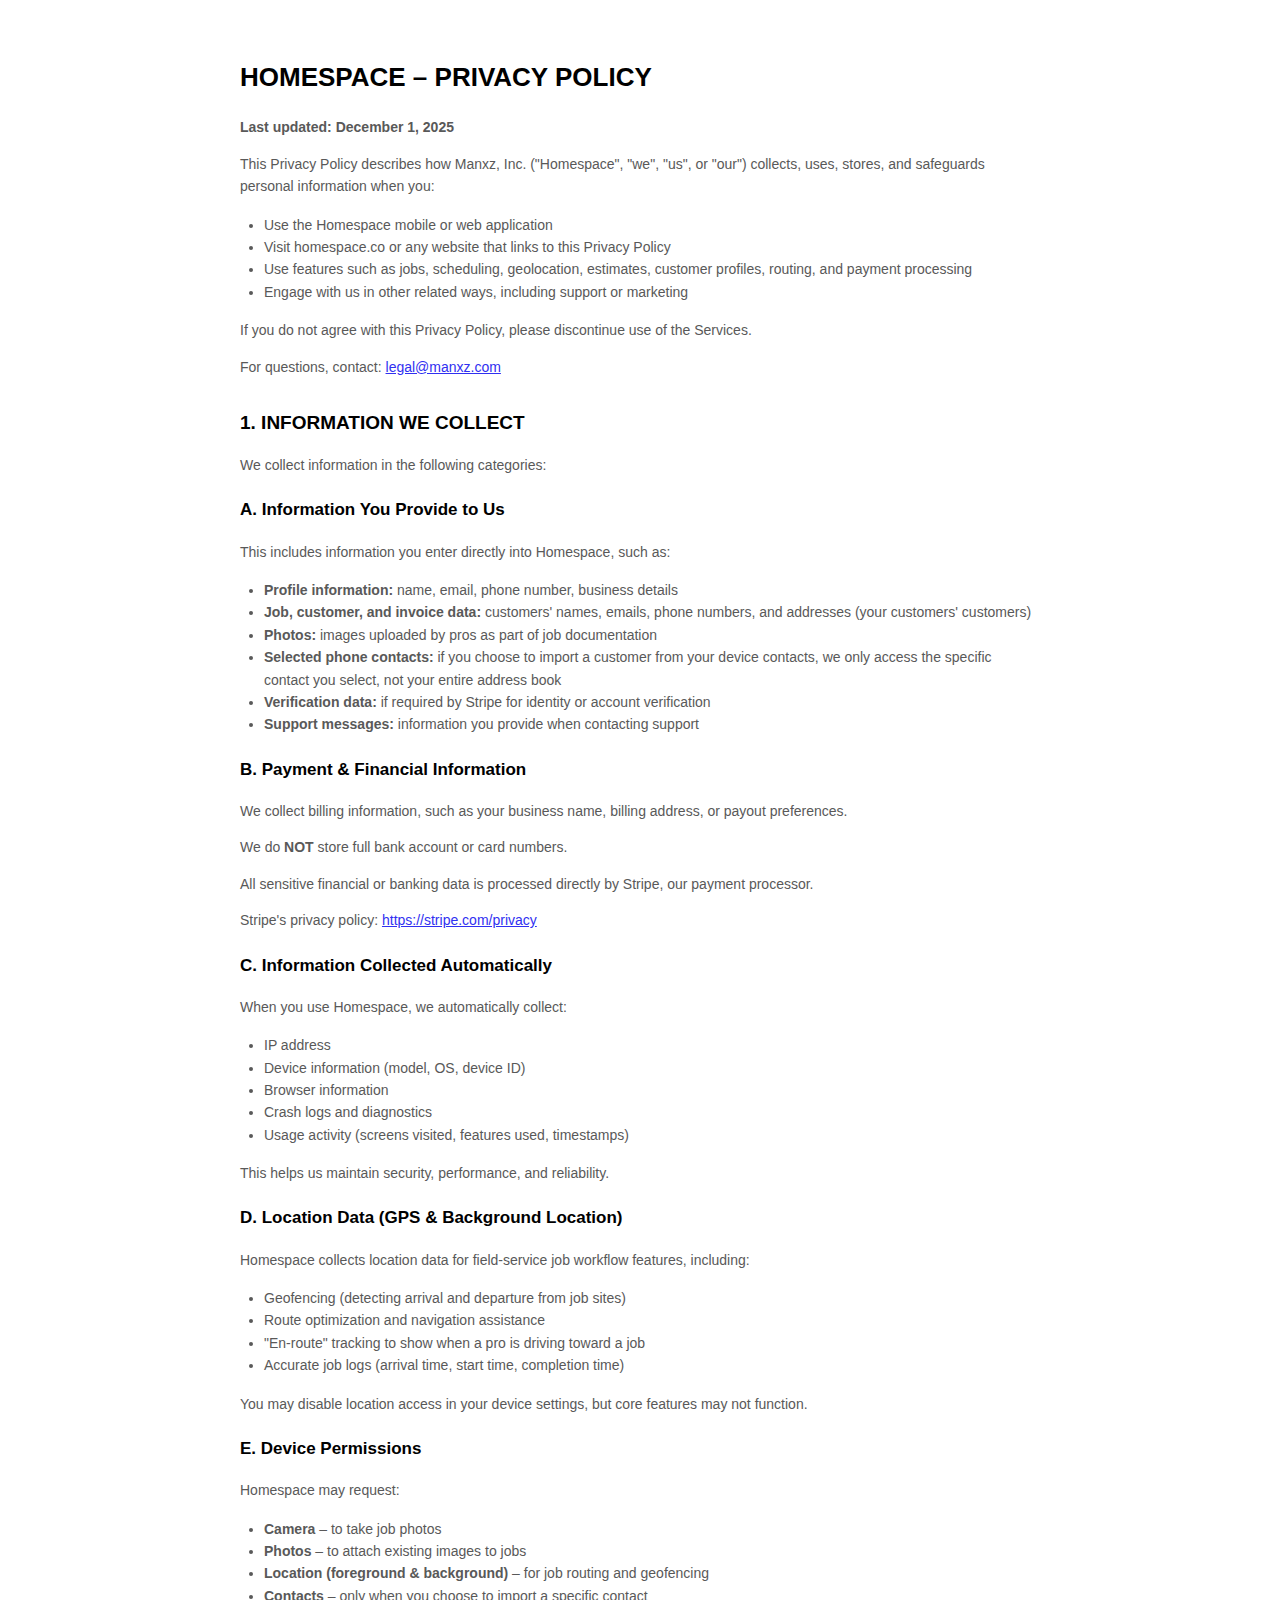
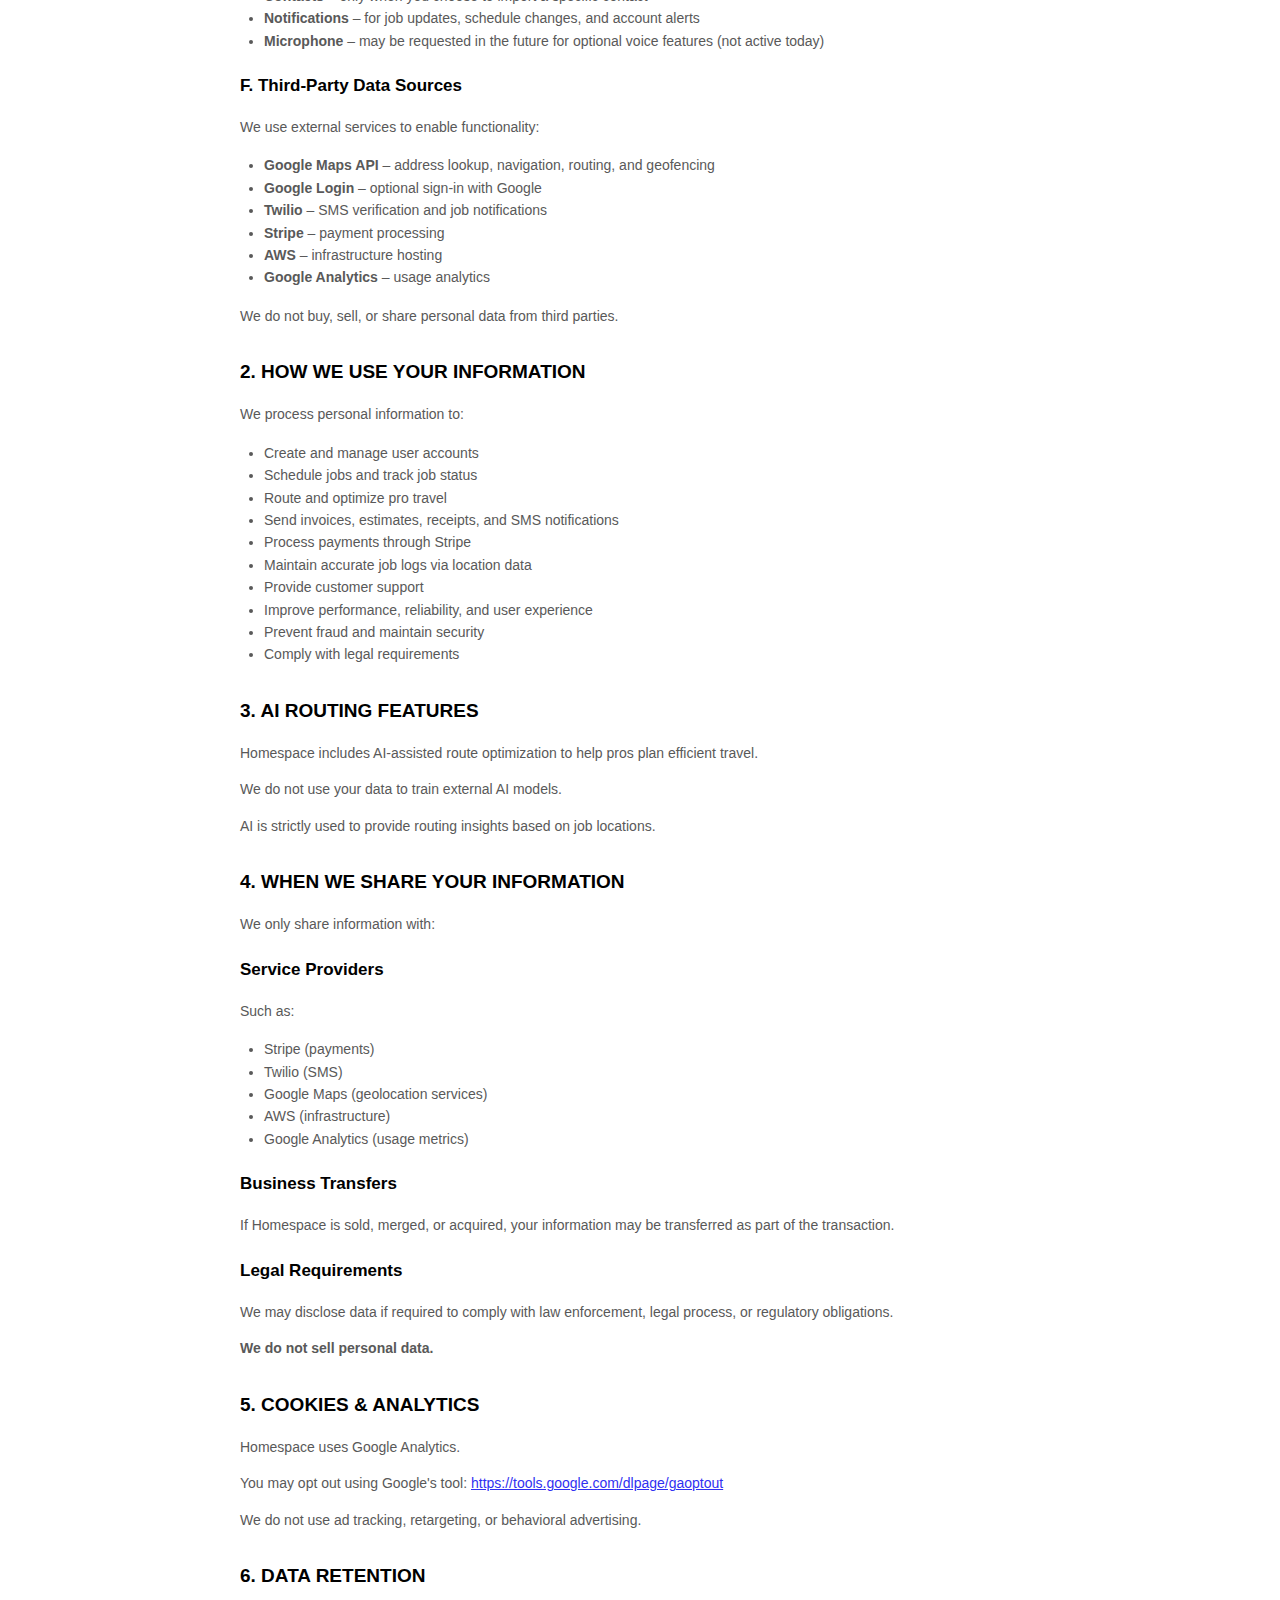
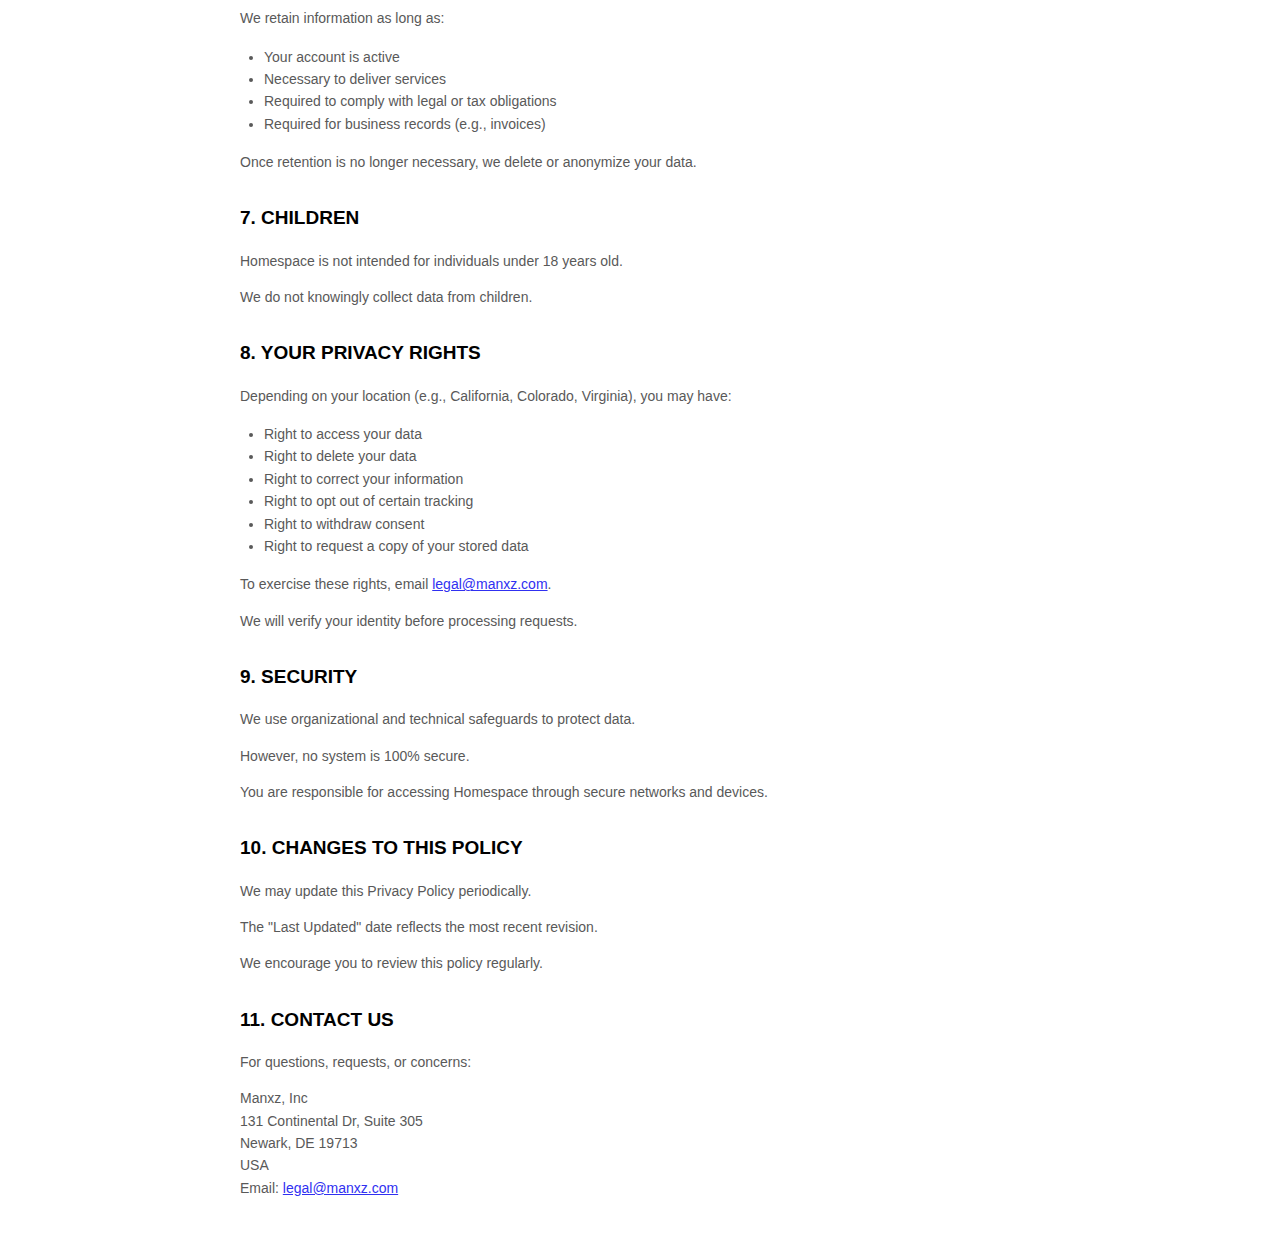
<file: privacy-policy.html>
<!DOCTYPE html>
<html lang="en">
<head>
  <meta charset="UTF-8">
  <meta name="viewport" content="width=device-width, initial-scale=1.0">
  <title>Privacy Policy – Homespace</title>
  <style>
    body {
      font-family: Arial, sans-serif;
      max-width: 800px;
      margin: 0 auto;
      padding: 40px 20px;
      line-height: 1.6;
      color: #333;
    }
    h1 { font-size: 26px; color: #000; }
    h2 { font-size: 19px; color: #000; margin-top: 30px; }
    h3 { font-size: 17px; color: #000; margin-top: 20px; }
    p, li { font-size: 14px; color: #595959; }
    a { color: #3030F1; }
    .subtitle { color: #595959; font-size: 14px; }
    ul { list-style-type: disc; padding-left: 24px; }
    ul ul { list-style-type: circle; }
  </style>
</head>
<body>

<h1>HOMESPACE – PRIVACY POLICY</h1>
<p class="subtitle"><strong>Last updated: December 1, 2025</strong></p>

<p>This Privacy Policy describes how Manxz, Inc. ("Homespace", "we", "us", or "our") collects, uses, stores, and safeguards personal information when you:</p>

<ul>
  <li>Use the Homespace mobile or web application</li>
  <li>Visit homespace.co or any website that links to this Privacy Policy</li>
  <li>Use features such as jobs, scheduling, geolocation, estimates, customer profiles, routing, and payment processing</li>
  <li>Engage with us in other related ways, including support or marketing</li>
</ul>

<p>If you do not agree with this Privacy Policy, please discontinue use of the Services.</p>

<p>For questions, contact: <a href="mailto:legal@manxz.com">legal@manxz.com</a></p>

<h2>1. INFORMATION WE COLLECT</h2>

<p>We collect information in the following categories:</p>

<h3>A. Information You Provide to Us</h3>

<p>This includes information you enter directly into Homespace, such as:</p>

<ul>
  <li><strong>Profile information:</strong> name, email, phone number, business details</li>
  <li><strong>Job, customer, and invoice data:</strong> customers' names, emails, phone numbers, and addresses (your customers' customers)</li>
  <li><strong>Photos:</strong> images uploaded by pros as part of job documentation</li>
  <li><strong>Selected phone contacts:</strong> if you choose to import a customer from your device contacts, we only access the specific contact you select, not your entire address book</li>
  <li><strong>Verification data:</strong> if required by Stripe for identity or account verification</li>
  <li><strong>Support messages:</strong> information you provide when contacting support</li>
</ul>

<h3>B. Payment & Financial Information</h3>

<p>We collect billing information, such as your business name, billing address, or payout preferences.</p>

<p>We do <strong>NOT</strong> store full bank account or card numbers.</p>

<p>All sensitive financial or banking data is processed directly by Stripe, our payment processor.</p>

<p>Stripe's privacy policy: <a href="https://stripe.com/privacy">https://stripe.com/privacy</a></p>

<h3>C. Information Collected Automatically</h3>

<p>When you use Homespace, we automatically collect:</p>

<ul>
  <li>IP address</li>
  <li>Device information (model, OS, device ID)</li>
  <li>Browser information</li>
  <li>Crash logs and diagnostics</li>
  <li>Usage activity (screens visited, features used, timestamps)</li>
</ul>

<p>This helps us maintain security, performance, and reliability.</p>

<h3>D. Location Data (GPS & Background Location)</h3>

<p>Homespace collects location data for field-service job workflow features, including:</p>

<ul>
  <li>Geofencing (detecting arrival and departure from job sites)</li>
  <li>Route optimization and navigation assistance</li>
  <li>"En-route" tracking to show when a pro is driving toward a job</li>
  <li>Accurate job logs (arrival time, start time, completion time)</li>
</ul>

<p>You may disable location access in your device settings, but core features may not function.</p>

<h3>E. Device Permissions</h3>

<p>Homespace may request:</p>

<ul>
  <li><strong>Camera</strong> – to take job photos</li>
  <li><strong>Photos</strong> – to attach existing images to jobs</li>
  <li><strong>Location (foreground & background)</strong> – for job routing and geofencing</li>
  <li><strong>Contacts</strong> – only when you choose to import a specific contact</li>
  <li><strong>Notifications</strong> – for job updates, schedule changes, and account alerts</li>
  <li><strong>Microphone</strong> – may be requested in the future for optional voice features (not active today)</li>
</ul>

<h3>F. Third-Party Data Sources</h3>

<p>We use external services to enable functionality:</p>

<ul>
  <li><strong>Google Maps API</strong> – address lookup, navigation, routing, and geofencing</li>
  <li><strong>Google Login</strong> – optional sign-in with Google</li>
  <li><strong>Twilio</strong> – SMS verification and job notifications</li>
  <li><strong>Stripe</strong> – payment processing</li>
  <li><strong>AWS</strong> – infrastructure hosting</li>
  <li><strong>Google Analytics</strong> – usage analytics</li>
</ul>

<p>We do not buy, sell, or share personal data from third parties.</p>

<h2>2. HOW WE USE YOUR INFORMATION</h2>

<p>We process personal information to:</p>

<ul>
  <li>Create and manage user accounts</li>
  <li>Schedule jobs and track job status</li>
  <li>Route and optimize pro travel</li>
  <li>Send invoices, estimates, receipts, and SMS notifications</li>
  <li>Process payments through Stripe</li>
  <li>Maintain accurate job logs via location data</li>
  <li>Provide customer support</li>
  <li>Improve performance, reliability, and user experience</li>
  <li>Prevent fraud and maintain security</li>
  <li>Comply with legal requirements</li>
</ul>

<h2>3. AI ROUTING FEATURES</h2>

<p>Homespace includes AI-assisted route optimization to help pros plan efficient travel.</p>
<p>We do not use your data to train external AI models.</p>
<p>AI is strictly used to provide routing insights based on job locations.</p>

<h2>4. WHEN WE SHARE YOUR INFORMATION</h2>

<p>We only share information with:</p>

<h3>Service Providers</h3>

<p>Such as:</p>

<ul>
  <li>Stripe (payments)</li>
  <li>Twilio (SMS)</li>
  <li>Google Maps (geolocation services)</li>
  <li>AWS (infrastructure)</li>
  <li>Google Analytics (usage metrics)</li>
</ul>

<h3>Business Transfers</h3>

<p>If Homespace is sold, merged, or acquired, your information may be transferred as part of the transaction.</p>

<h3>Legal Requirements</h3>

<p>We may disclose data if required to comply with law enforcement, legal process, or regulatory obligations.</p>

<p><strong>We do not sell personal data.</strong></p>

<h2>5. COOKIES & ANALYTICS</h2>

<p>Homespace uses Google Analytics.</p>
<p>You may opt out using Google's tool: <a href="https://tools.google.com/dlpage/gaoptout">https://tools.google.com/dlpage/gaoptout</a></p>

<p>We do not use ad tracking, retargeting, or behavioral advertising.</p>

<h2>6. DATA RETENTION</h2>

<p>We retain information as long as:</p>

<ul>
  <li>Your account is active</li>
  <li>Necessary to deliver services</li>
  <li>Required to comply with legal or tax obligations</li>
  <li>Required for business records (e.g., invoices)</li>
</ul>

<p>Once retention is no longer necessary, we delete or anonymize your data.</p>

<h2>7. CHILDREN</h2>

<p>Homespace is not intended for individuals under 18 years old.</p>
<p>We do not knowingly collect data from children.</p>

<h2>8. YOUR PRIVACY RIGHTS</h2>

<p>Depending on your location (e.g., California, Colorado, Virginia), you may have:</p>

<ul>
  <li>Right to access your data</li>
  <li>Right to delete your data</li>
  <li>Right to correct your information</li>
  <li>Right to opt out of certain tracking</li>
  <li>Right to withdraw consent</li>
  <li>Right to request a copy of your stored data</li>
</ul>

<p>To exercise these rights, email <a href="mailto:legal@manxz.com">legal@manxz.com</a>.</p>

<p>We will verify your identity before processing requests.</p>

<h2>9. SECURITY</h2>

<p>We use organizational and technical safeguards to protect data.</p>
<p>However, no system is 100% secure.</p>
<p>You are responsible for accessing Homespace through secure networks and devices.</p>

<h2>10. CHANGES TO THIS POLICY</h2>

<p>We may update this Privacy Policy periodically.</p>
<p>The "Last Updated" date reflects the most recent revision.</p>
<p>We encourage you to review this policy regularly.</p>

<h2>11. CONTACT US</h2>

<p>For questions, requests, or concerns:</p>

<p>
Manxz, Inc<br>
131 Continental Dr, Suite 305<br>
Newark, DE 19713<br>
USA<br>
Email: <a href="mailto:legal@manxz.com">legal@manxz.com</a>
</p>

</body>
</html>
</file>
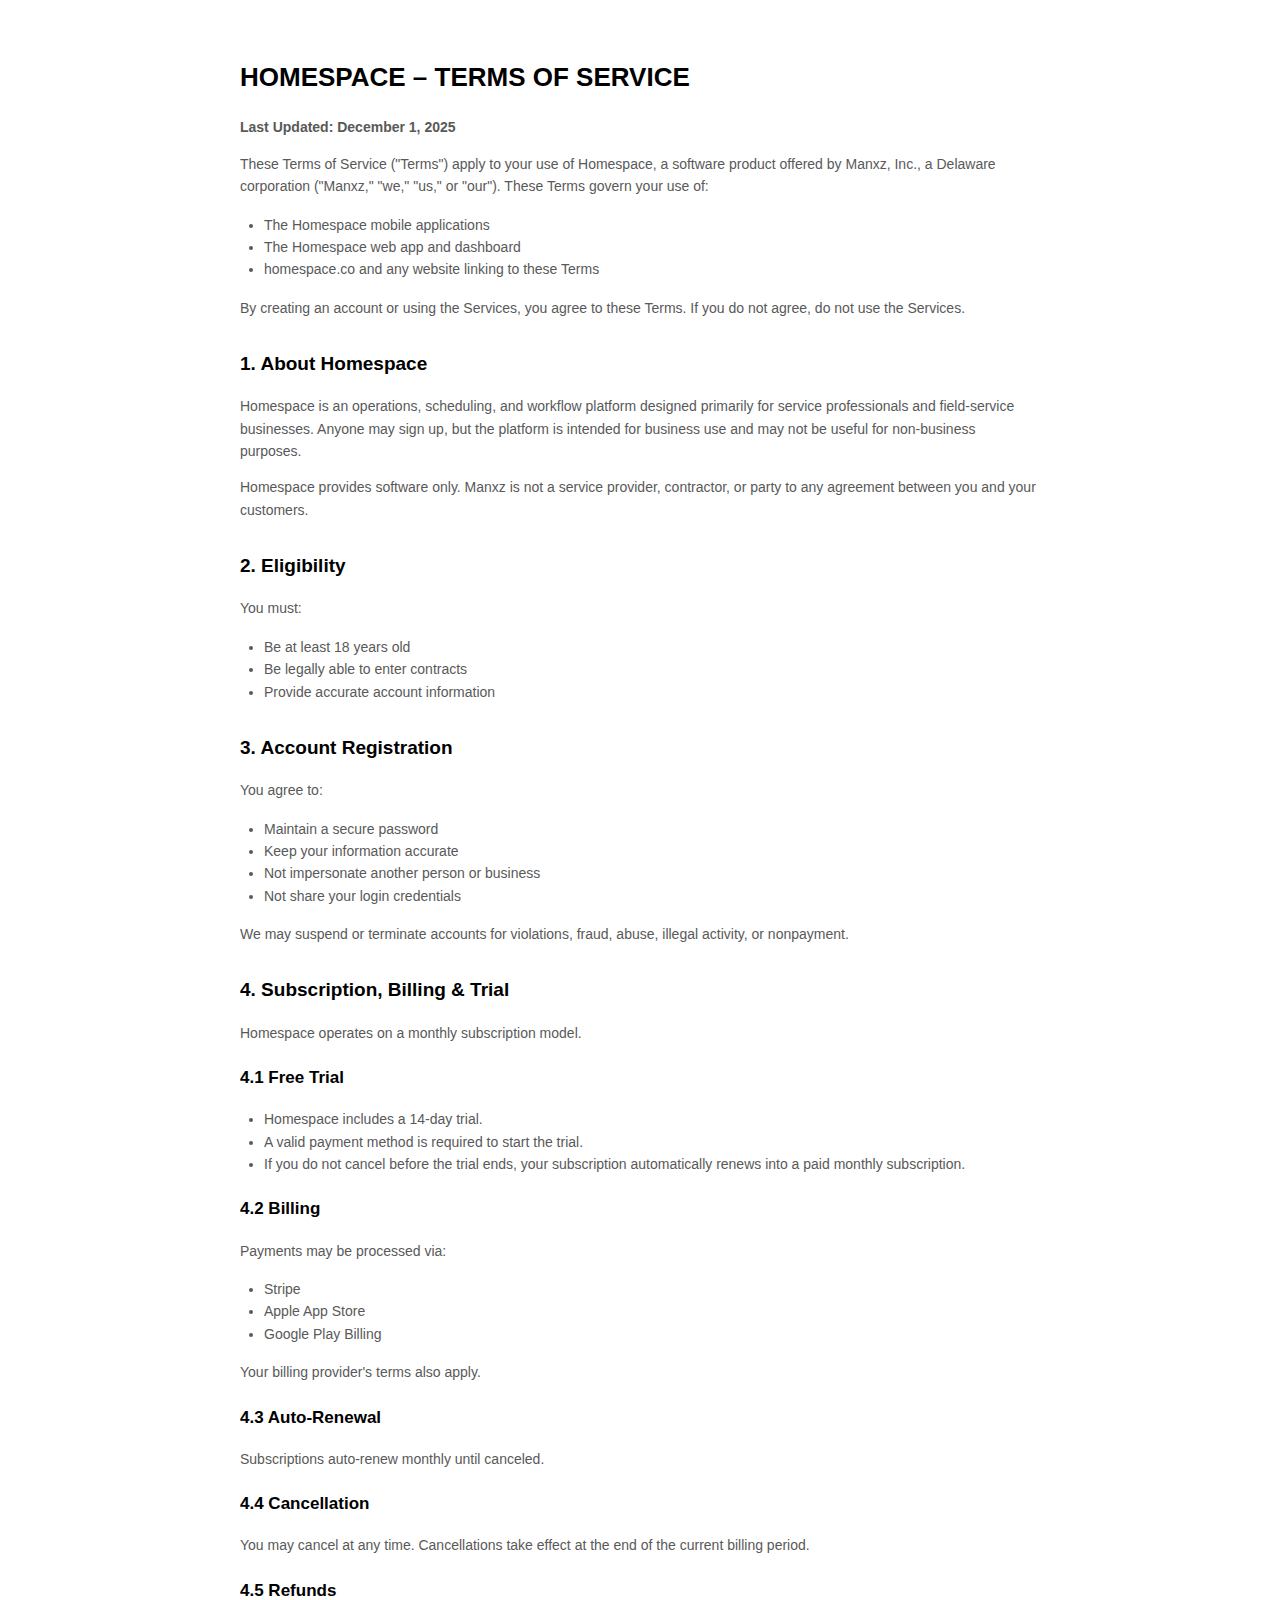
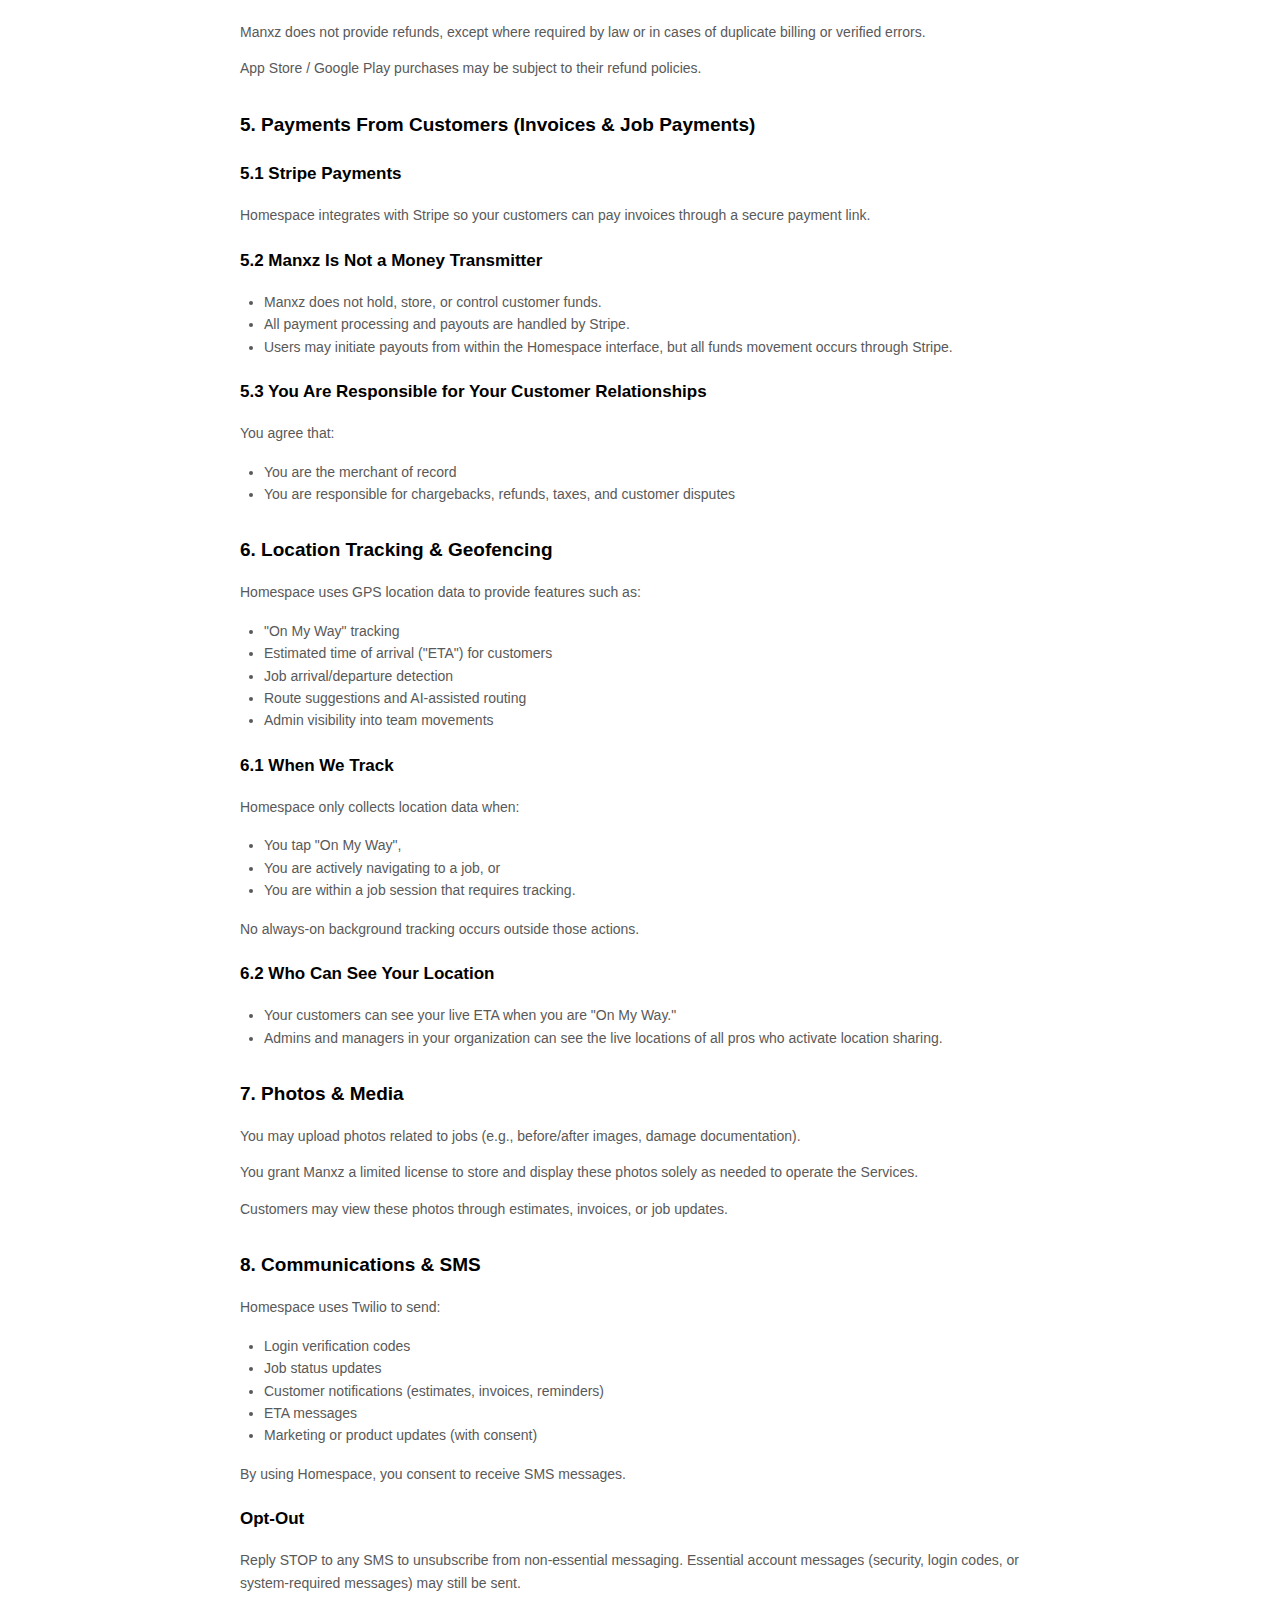
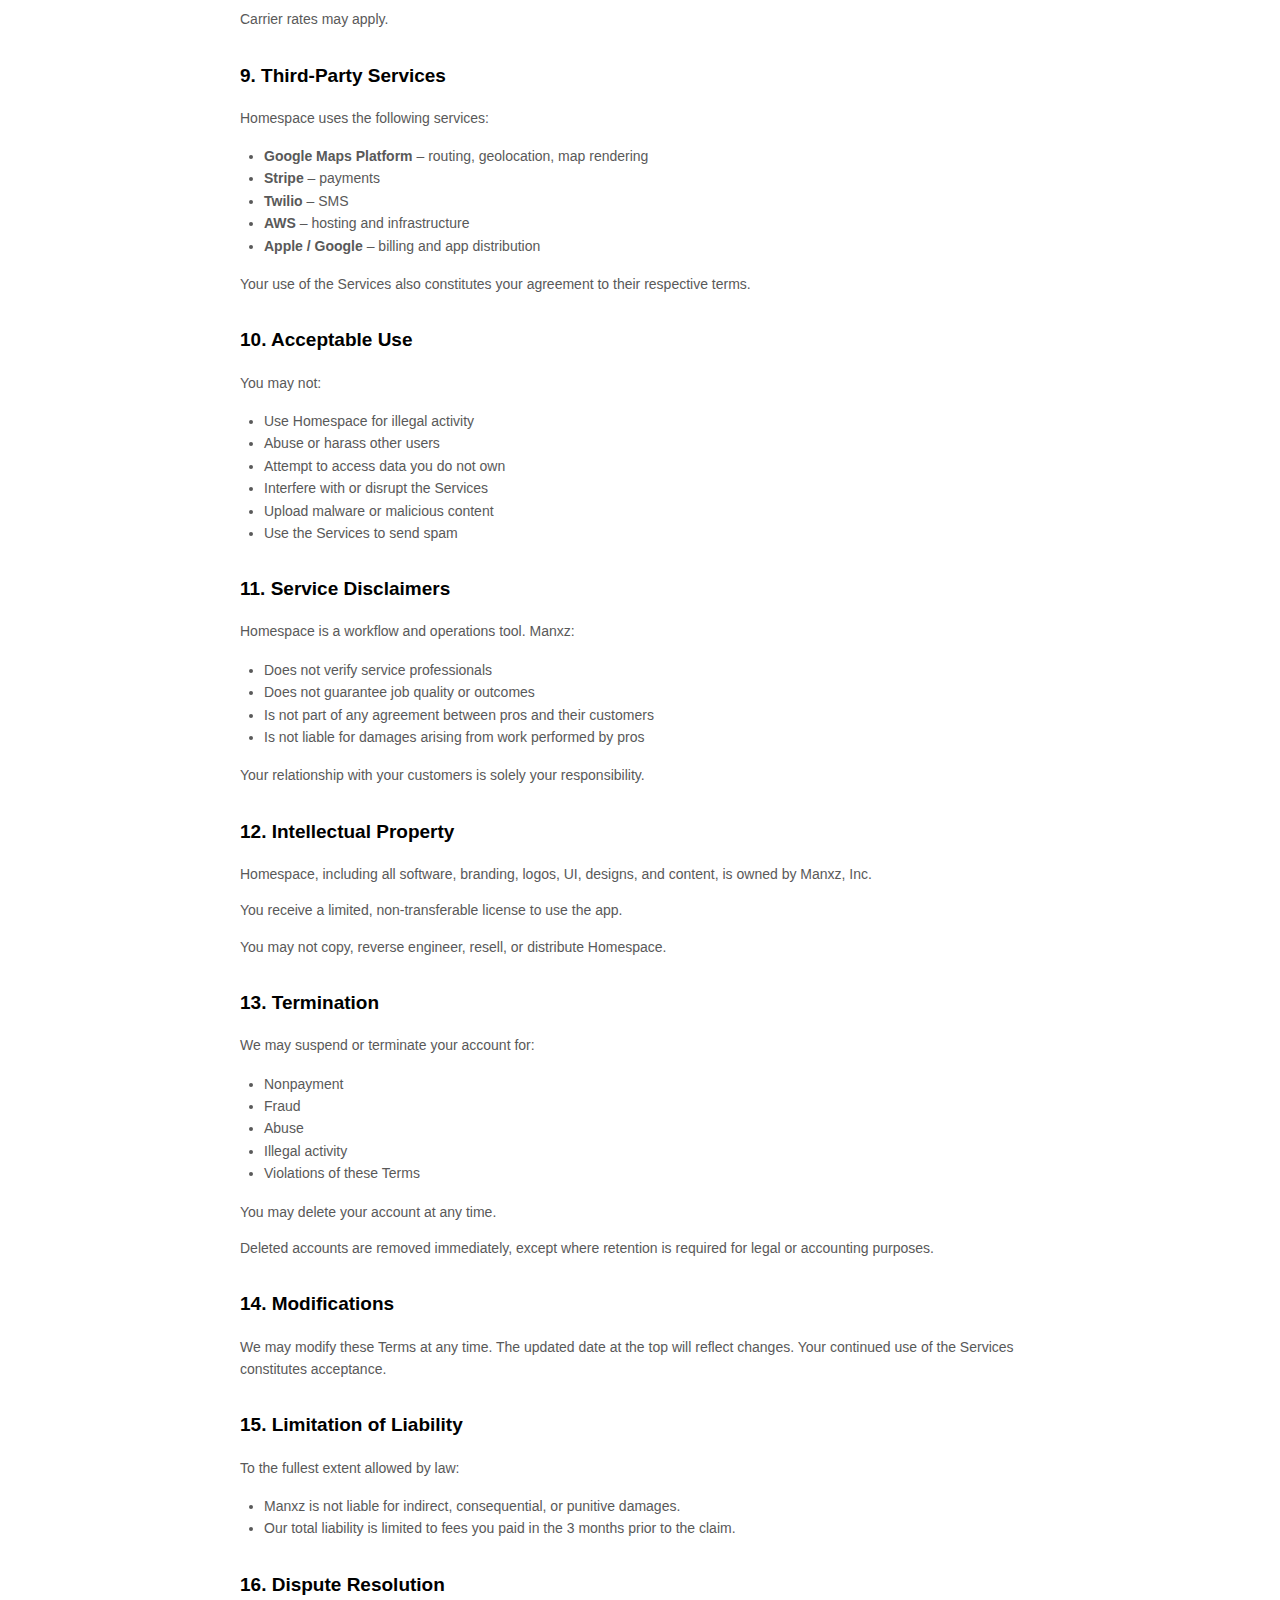
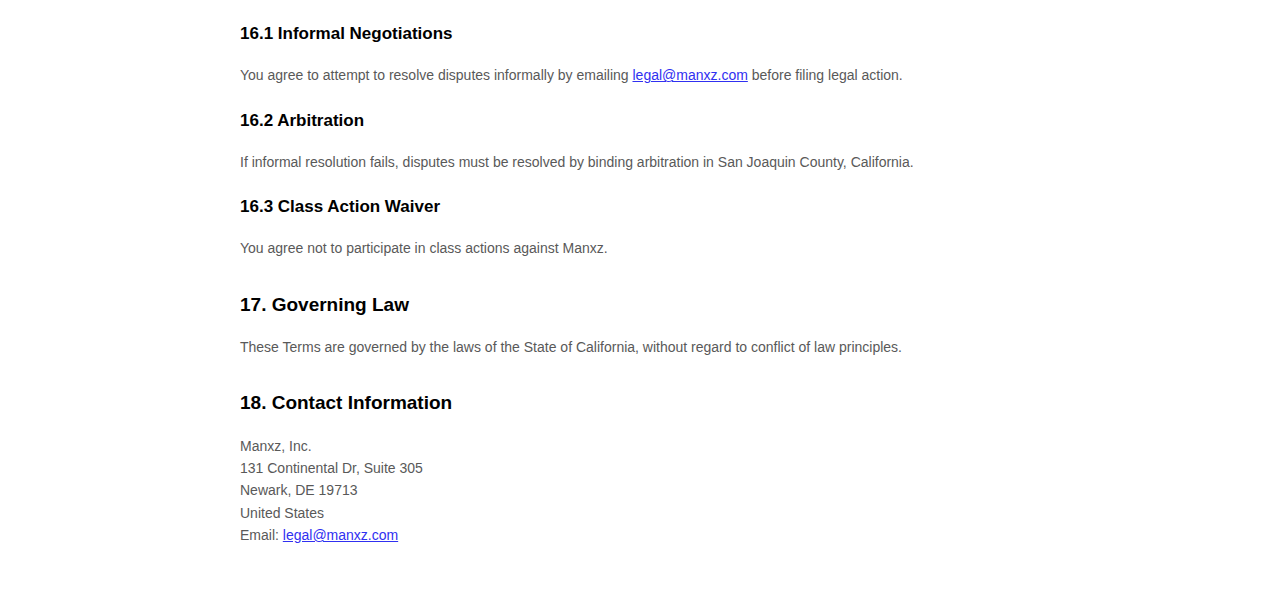
<file: terms-of-service.html>
<!DOCTYPE html>
<html lang="en">
<head>
  <meta charset="UTF-8">
  <meta name="viewport" content="width=device-width, initial-scale=1.0">
  <title>Terms of Service – Homespace</title>
  <style>
    body {
      font-family: Arial, sans-serif;
      max-width: 800px;
      margin: 0 auto;
      padding: 40px 20px;
      line-height: 1.6;
      color: #333;
    }
    h1 { font-size: 26px; color: #000; }
    h2 { font-size: 19px; color: #000; margin-top: 30px; }
    h3 { font-size: 17px; color: #000; margin-top: 20px; }
    p, li { font-size: 14px; color: #595959; }
    a { color: #3030F1; }
    .subtitle { color: #595959; font-size: 14px; }
    ul { list-style-type: disc; padding-left: 24px; }
    ul ul { list-style-type: circle; }
    ol { padding-left: 24px; }
  </style>
</head>
<body>

<h1>HOMESPACE – TERMS OF SERVICE</h1>
<p class="subtitle"><strong>Last Updated: December 1, 2025</strong></p>

<p>These Terms of Service ("Terms") apply to your use of Homespace, a software product offered by Manxz, Inc., a Delaware corporation ("Manxz," "we," "us," or "our"). These Terms govern your use of:</p>

<ul>
  <li>The Homespace mobile applications</li>
  <li>The Homespace web app and dashboard</li>
  <li>homespace.co and any website linking to these Terms</li>
</ul>

<p>By creating an account or using the Services, you agree to these Terms. If you do not agree, do not use the Services.</p>

<h2>1. About Homespace</h2>

<p>Homespace is an operations, scheduling, and workflow platform designed primarily for service professionals and field-service businesses. Anyone may sign up, but the platform is intended for business use and may not be useful for non-business purposes.</p>

<p>Homespace provides software only. Manxz is not a service provider, contractor, or party to any agreement between you and your customers.</p>

<h2>2. Eligibility</h2>

<p>You must:</p>

<ul>
  <li>Be at least 18 years old</li>
  <li>Be legally able to enter contracts</li>
  <li>Provide accurate account information</li>
</ul>

<h2>3. Account Registration</h2>

<p>You agree to:</p>

<ul>
  <li>Maintain a secure password</li>
  <li>Keep your information accurate</li>
  <li>Not impersonate another person or business</li>
  <li>Not share your login credentials</li>
</ul>

<p>We may suspend or terminate accounts for violations, fraud, abuse, illegal activity, or nonpayment.</p>

<h2>4. Subscription, Billing & Trial</h2>

<p>Homespace operates on a monthly subscription model.</p>

<h3>4.1 Free Trial</h3>

<ul>
  <li>Homespace includes a 14-day trial.</li>
  <li>A valid payment method is required to start the trial.</li>
  <li>If you do not cancel before the trial ends, your subscription automatically renews into a paid monthly subscription.</li>
</ul>

<h3>4.2 Billing</h3>

<p>Payments may be processed via:</p>

<ul>
  <li>Stripe</li>
  <li>Apple App Store</li>
  <li>Google Play Billing</li>
</ul>

<p>Your billing provider's terms also apply.</p>

<h3>4.3 Auto-Renewal</h3>

<p>Subscriptions auto-renew monthly until canceled.</p>

<h3>4.4 Cancellation</h3>

<p>You may cancel at any time. Cancellations take effect at the end of the current billing period.</p>

<h3>4.5 Refunds</h3>

<p>Manxz does not provide refunds, except where required by law or in cases of duplicate billing or verified errors.</p>
<p>App Store / Google Play purchases may be subject to their refund policies.</p>

<h2>5. Payments From Customers (Invoices & Job Payments)</h2>

<h3>5.1 Stripe Payments</h3>

<p>Homespace integrates with Stripe so your customers can pay invoices through a secure payment link.</p>

<h3>5.2 Manxz Is Not a Money Transmitter</h3>

<ul>
  <li>Manxz does not hold, store, or control customer funds.</li>
  <li>All payment processing and payouts are handled by Stripe.</li>
  <li>Users may initiate payouts from within the Homespace interface, but all funds movement occurs through Stripe.</li>
</ul>

<h3>5.3 You Are Responsible for Your Customer Relationships</h3>

<p>You agree that:</p>

<ul>
  <li>You are the merchant of record</li>
  <li>You are responsible for chargebacks, refunds, taxes, and customer disputes</li>
</ul>

<h2>6. Location Tracking & Geofencing</h2>

<p>Homespace uses GPS location data to provide features such as:</p>

<ul>
  <li>"On My Way" tracking</li>
  <li>Estimated time of arrival ("ETA") for customers</li>
  <li>Job arrival/departure detection</li>
  <li>Route suggestions and AI-assisted routing</li>
  <li>Admin visibility into team movements</li>
</ul>

<h3>6.1 When We Track</h3>

<p>Homespace only collects location data when:</p>

<ul>
  <li>You tap "On My Way",</li>
  <li>You are actively navigating to a job, or</li>
  <li>You are within a job session that requires tracking.</li>
</ul>

<p>No always-on background tracking occurs outside those actions.</p>

<h3>6.2 Who Can See Your Location</h3>

<ul>
  <li>Your customers can see your live ETA when you are "On My Way."</li>
  <li>Admins and managers in your organization can see the live locations of all pros who activate location sharing.</li>
</ul>

<h2>7. Photos & Media</h2>

<p>You may upload photos related to jobs (e.g., before/after images, damage documentation).</p>

<p>You grant Manxz a limited license to store and display these photos solely as needed to operate the Services.</p>

<p>Customers may view these photos through estimates, invoices, or job updates.</p>

<h2>8. Communications & SMS</h2>

<p>Homespace uses Twilio to send:</p>

<ul>
  <li>Login verification codes</li>
  <li>Job status updates</li>
  <li>Customer notifications (estimates, invoices, reminders)</li>
  <li>ETA messages</li>
  <li>Marketing or product updates (with consent)</li>
</ul>

<p>By using Homespace, you consent to receive SMS messages.</p>

<h3>Opt-Out</h3>

<p>Reply STOP to any SMS to unsubscribe from non-essential messaging. Essential account messages (security, login codes, or system-required messages) may still be sent.</p>

<p>Carrier rates may apply.</p>

<h2>9. Third-Party Services</h2>

<p>Homespace uses the following services:</p>

<ul>
  <li><strong>Google Maps Platform</strong> – routing, geolocation, map rendering</li>
  <li><strong>Stripe</strong> – payments</li>
  <li><strong>Twilio</strong> – SMS</li>
  <li><strong>AWS</strong> – hosting and infrastructure</li>
  <li><strong>Apple / Google</strong> – billing and app distribution</li>
</ul>

<p>Your use of the Services also constitutes your agreement to their respective terms.</p>

<h2>10. Acceptable Use</h2>

<p>You may not:</p>

<ul>
  <li>Use Homespace for illegal activity</li>
  <li>Abuse or harass other users</li>
  <li>Attempt to access data you do not own</li>
  <li>Interfere with or disrupt the Services</li>
  <li>Upload malware or malicious content</li>
  <li>Use the Services to send spam</li>
</ul>

<h2>11. Service Disclaimers</h2>

<p>Homespace is a workflow and operations tool. Manxz:</p>

<ul>
  <li>Does not verify service professionals</li>
  <li>Does not guarantee job quality or outcomes</li>
  <li>Is not part of any agreement between pros and their customers</li>
  <li>Is not liable for damages arising from work performed by pros</li>
</ul>

<p>Your relationship with your customers is solely your responsibility.</p>

<h2>12. Intellectual Property</h2>

<p>Homespace, including all software, branding, logos, UI, designs, and content, is owned by Manxz, Inc.</p>
<p>You receive a limited, non-transferable license to use the app.</p>

<p>You may not copy, reverse engineer, resell, or distribute Homespace.</p>

<h2>13. Termination</h2>

<p>We may suspend or terminate your account for:</p>

<ul>
  <li>Nonpayment</li>
  <li>Fraud</li>
  <li>Abuse</li>
  <li>Illegal activity</li>
  <li>Violations of these Terms</li>
</ul>

<p>You may delete your account at any time.</p>
<p>Deleted accounts are removed immediately, except where retention is required for legal or accounting purposes.</p>

<h2>14. Modifications</h2>

<p>We may modify these Terms at any time. The updated date at the top will reflect changes. Your continued use of the Services constitutes acceptance.</p>

<h2>15. Limitation of Liability</h2>

<p>To the fullest extent allowed by law:</p>

<ul>
  <li>Manxz is not liable for indirect, consequential, or punitive damages.</li>
  <li>Our total liability is limited to fees you paid in the 3 months prior to the claim.</li>
</ul>

<h2>16. Dispute Resolution</h2>

<h3>16.1 Informal Negotiations</h3>

<p>You agree to attempt to resolve disputes informally by emailing <a href="mailto:legal@manxz.com">legal@manxz.com</a> before filing legal action.</p>

<h3>16.2 Arbitration</h3>

<p>If informal resolution fails, disputes must be resolved by binding arbitration in San Joaquin County, California.</p>

<h3>16.3 Class Action Waiver</h3>

<p>You agree not to participate in class actions against Manxz.</p>

<h2>17. Governing Law</h2>

<p>These Terms are governed by the laws of the State of California, without regard to conflict of law principles.</p>

<h2>18. Contact Information</h2>

<p>
Manxz, Inc.<br>
131 Continental Dr, Suite 305<br>
Newark, DE 19713<br>
United States<br>
Email: <a href="mailto:legal@manxz.com">legal@manxz.com</a>
</p>

</body>
</html>
</file>
<file: styles.css>
/* ========================================
   Homespace Landing Page Styles
   ======================================== */

/* CSS Variables */
:root {
  --color-primary: #FF7700;
  --color-blue: #0070F3;
  --color-purple: #7B1CF7;
  --color-green: #06DF79;
  --color-dark: #1D1D1F;
  --color-dark-hover: #333335;
  --color-subtext: #7D7D7F;
  --color-outline: rgba(29, 29, 31, 0.2);
  --color-bg: #FAFAFA;
  --color-bg-gray: #EAEAEA;
  --color-white: #FFFFFF;
  
  --font-primary: 'Nunito', -apple-system, BlinkMacSystemFont, sans-serif;
  --font-rasa: 'Rasa', serif;
  
  --container-width: 1128px;
  --section-padding: 156px;
}

/* Reset & Base */
*, *::before, *::after {
  box-sizing: border-box;
  margin: 0;
  padding: 0;
}

html {
  scroll-behavior: smooth;
}

body {
  font-family: var(--font-primary);
  background-color: var(--color-bg);
  color: var(--color-dark);
  line-height: 1.5;
  -webkit-font-smoothing: antialiased;
  -moz-osx-font-smoothing: grayscale;
}

img {
  max-width: 100%;
  height: auto;
  display: block;
}

a {
  text-decoration: none;
  color: inherit;
}

/* Container */
.container {
  max-width: var(--container-width);
  margin: 0 auto;
  padding: 0 24px;
}

/* Buttons */
.btn {
  display: inline-flex;
  align-items: center;
  justify-content: center;
  gap: 8px;
  font-family: var(--font-primary);
  font-weight: 600;
  border-radius: 8px;
  border: 1px solid var(--color-outline);
  cursor: pointer;
  transition: all 0.2s ease;
}

.btn-sm {
  height: 32px;
  padding: 0 16px;
  font-size: 16px;
}

.btn-lg {
  height: 64px;
  padding: 0 32px;
  font-size: 24px;
  border-radius: 16px;
}

.btn-dark {
  background-color: var(--color-dark-hover);
  color: var(--color-white);
}

.btn-dark:hover {
  background-color: var(--color-dark);
}

.btn-light {
  background-color: var(--color-bg);
  color: var(--color-dark);
}

.btn-light:hover {
  background-color: var(--color-white);
}

.apple-icon {
  width: 20px;
  height: 20px;
  margin-bottom: 3px;
}

.btn-lg .apple-icon {
  width: 24px;
  height: 24px;
  margin-bottom: 4px;
}

/* Header / Navigation */
.header {
  padding: 32px 0;
}

.nav {
  display: flex;
  justify-content: space-between;
  align-items: center;
}

.logo {
  display: flex;
  align-items: center;
  gap: 8px;
}

.logo-icon {
  width: 32px;
  height: 32px;
  display: flex;
  align-items: center;
  justify-content: center;
}

.logo-icon svg {
  width: 32px;
  height: 32px;
}

.logo-text {
  font-size: 32px;
  font-weight: 900;
  letter-spacing: -0.408px;
  color: var(--color-dark);
}

/* Hero Section */
.hero {
  padding: 100px 0 0;
}

.hero-content {
  display: flex;
  flex-direction: column;
  align-items: center;
  text-align: center;
  gap: 40px;
  max-width: 740px;
  margin: 0 auto;
}

.hero-icon {
  width: 72px;
  height: 72px;
  display: flex;
  align-items: center;
  justify-content: center;
}

.hero-title {
  font-size: 56px;
  font-weight: 700;
  line-height: 1.14;
  color: var(--color-dark);
  margin-top: -24px;
}

.hero-subtitle {
  font-size: 24px;
  font-weight: 700;
  color: var(--color-subtext);
  margin-top: -24px;
}

.hero-image {
  margin-top: 0;
  width: 473px;
  max-width: 100%;
}

.hero-image img {
  width: 100%;
  height: auto;
}

/* Trust Section */
.trust {
  padding: 80px 0 96px;
}

.trust-label {
  text-align: center;
  font-size: 20px;
  font-weight: 700;
  color: var(--color-subtext);
  margin-bottom: 40px;
}

.trust-logos {
  display: flex;
  justify-content: space-between;
  align-items: center;
  flex-wrap: wrap;
  gap: 24px;
}

.trust-logo {
  height: 80px;
  width: auto;
  object-fit: contain;
}

.trust-logo-blend {
  mix-blend-mode: multiply;
}

.trust-logo-text {
  display: flex;
  flex-direction: column;
  align-items: flex-start;
  color: #6b6b6b;
}

.furnacely-name {
  font-family: var(--font-rasa);
  font-size: 40px;
  font-weight: 700;
  line-height: 1;
}

.furnacely-tagline {
  font-family: var(--font-rasa);
  font-size: 16px;
  font-weight: 700;
  line-height: 1.2;
}

/* Feature Sections */
.feature {
  padding: 200px 0 0;
}

.feature-last {
  padding-bottom: 200px;
}

.feature-grid {
  display: grid;
  grid-template-columns: 1fr 1fr;
  gap: 80px;
  align-items: center;
}

.feature-grid-reverse {
  direction: rtl;
}

.feature-grid-reverse > * {
  direction: ltr;
}

.feature-image img {
  width: 100%;
  height: auto;
  max-width: 420px;
}

.feature-image-tall img {
  max-width: 450px;
}

.feature-content {
  max-width: 440px;
}

.feature-icon {
  width: 40px;
  height: 40px;
  margin-bottom: 13px;
}

.feature-title {
  font-size: 40px;
  font-weight: 700;
  line-height: 1.2;
  margin-bottom: 36px;
}

.feature-subtitle {
  font-size: 24px;
  font-weight: 500;
  line-height: 1.33;
  margin-bottom: 8px;
}

.feature-list {
  list-style: none;
  display: flex;
  flex-direction: column;
  gap: 0;
  position: relative;
  padding-left: 16px;
}

.feature-list::before {
  content: '';
  position: absolute;
  left: 3px;
  top: 12px;
  bottom: 12px;
  width: 1px;
  background-color: #D5D5D6;
}

.feature-list li {
  display: flex;
  align-items: center;
  gap: 8px;
  font-size: 16px;
  font-weight: 600;
  padding: 8px 0;
  position: relative;
}

.feature-list li::before {
  content: '';
  position: absolute;
  left: -16px;
  width: 7px;
  height: 7px;
  border-radius: 50%;
  background-color: #EAEAEA;
  border: 1px solid #1D1D1F;
}

.check-icon {
  width: 20px;
  height: 20px;
  flex-shrink: 0;
  order: 1;
}

/* CTA Section */
.cta {
  background-color: var(--color-dark);
  padding: 200px 0;
}

.cta-content {
  display: flex;
  flex-direction: column;
  align-items: center;
  text-align: center;
  gap: 40px;
  max-width: 740px;
  margin: 0 auto;
}

.cta-title {
  font-size: 56px;
  font-weight: 700;
  line-height: 1.14;
  color: var(--color-bg);
}

.cta-subtitle {
  font-size: 24px;
  font-weight: 700;
  color: var(--color-bg);
  margin-top: -24px;
}

/* Footer */
.footer {
  padding: 80px 0;
}

.footer-content {
  display: flex;
  justify-content: space-between;
  align-items: center;
}

.footer-links {
  display: flex;
  align-items: center;
  gap: 8px;
}

.footer-link {
  font-size: 16px;
  font-weight: 500;
  color: var(--color-dark);
  letter-spacing: -0.408px;
  transition: color 0.2s ease;
}

.footer-link:hover {
  color: var(--color-subtext);
}

.footer-divider {
  width: 1px;
  height: 16px;
  background-color: var(--color-subtext);
}

/* Responsive Design */
@media (max-width: 1024px) {
  :root {
    --section-padding: 80px;
  }
  
  .hero-title {
    font-size: 44px;
  }
  
  .hero-subtitle {
    font-size: 20px;
  }
  
  .feature-grid {
    gap: 48px;
  }
  
  .feature-title {
    font-size: 32px;
  }
  
  .cta-title {
    font-size: 44px;
  }
}

@media (max-width: 768px) {
  .hero {
    padding: 80px 0 0;
  }
  
  .hero-title {
    font-size: 36px;
  }
  
  .hero-subtitle {
    font-size: 18px;
  }
  
  .hero-image {
    width: 100%;
    max-width: 350px;
  }
  
  .btn-lg {
    height: 56px;
    padding: 0 24px;
    font-size: 18px;
  }
  
  .trust-logos {
    justify-content: center;
  }
  
  .trust-logo {
    height: 60px;
  }
  
  .feature {
    padding: 80px 0 0;
  }
  
  .feature-last {
    padding-bottom: 80px;
  }
  
  .feature-grid {
    grid-template-columns: 1fr;
    gap: 40px;
  }
  
  .feature-grid-reverse {
    direction: ltr;
  }
  
  .feature-image {
    order: -1;
  }
  
  .feature-image img,
  .feature-image-tall img {
    max-width: 300px;
    margin: 0 auto;
  }
  
  .feature-content {
    max-width: 100%;
  }
  
  .feature-title {
    font-size: 28px;
  }
  
  .feature-subtitle {
    font-size: 20px;
  }
  
  .cta {
    padding: 80px 0;
  }
  
  .cta-title {
    font-size: 32px;
  }
  
  .cta-subtitle {
    font-size: 18px;
  }
  
  .footer-content {
    flex-direction: column;
    gap: 32px;
    text-align: center;
  }
  
  .logo-text {
    font-size: 24px;
  }
}

@media (max-width: 480px) {
  .nav {
    flex-direction: column;
    gap: 16px;
  }
  
  .hero-content {
    gap: 24px;
  }
  
  .hero-title {
    font-size: 28px;
  }
  
  .hero-icon {
    width: 56px;
    height: 56px;
  }
  
  .hero-icon svg {
    width: 36px;
    height: 36px;
  }
  
  .furnacely-name {
    font-size: 28px;
  }
  
  .feature-title {
    font-size: 24px;
    margin-bottom: 24px;
  }
  
  .cta-title {
    font-size: 28px;
  }
}
</file>
